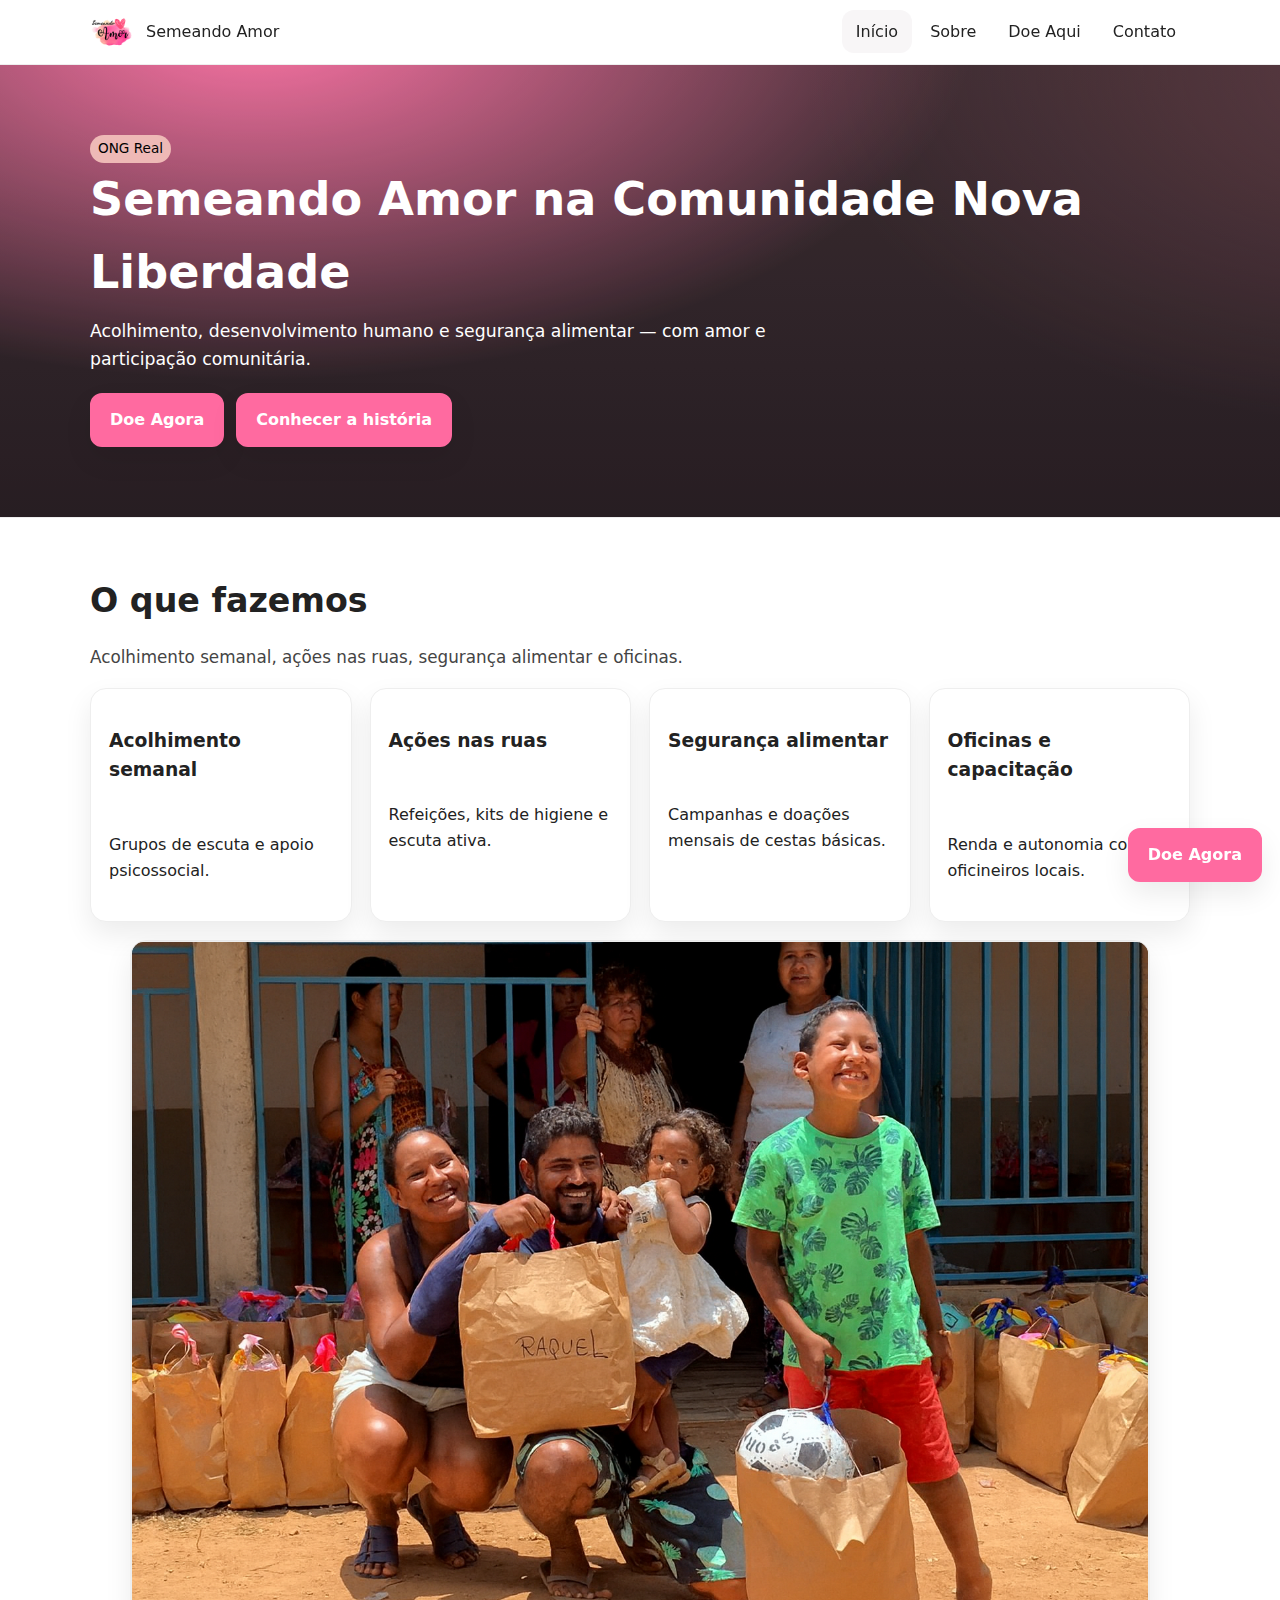
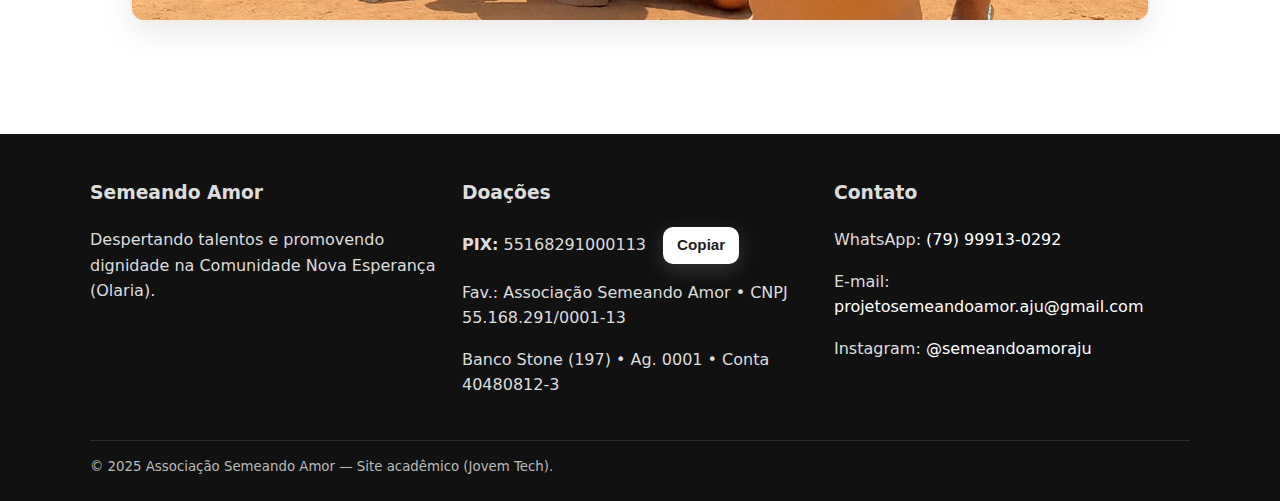
<file: index.html>
<!doctype html>
<!-- Define o tipo de documento como HTML5 -->
<html lang='pt-BR'>
<!-- Define o idioma principal da página como Português do Brasil -->

<head>
  <!-- Define a codificação de caracteres como UTF-8 (suporta acentos e caracteres especiais) -->
  <meta charset="utf-8">

  <!-- Faz a página se adaptar a telas pequenas (design responsivo em celulares) -->
  <meta name="viewport" content="width=device-width,initial-scale=1">

  <!-- Título exibido na aba do navegador -->
  <title>Início — Semeando Amor</title>

  <!-- Ícone exibido na aba do navegador -->
  <link rel="icon" type="image/png" sizes="32x32" href="assets/img/identidade/favicon.png">

  <!-- Ícone para iPhone/iPad quando o site é adicionado à tela inicial -->
  <link rel="apple-touch-icon" href="assets/img/identidade/favicon.png">

  <!-- Importa o arquivo CSS principal para estilização -->
  <link rel="stylesheet" href="assets/css/main.css">

  <!-- Importa o JavaScript principal com defer (carrega depois do HTML) -->
  <script defer src="assets/js/main.js"></script>
</head>

<body id='topo'>
  <!-- Link oculto para acessibilidade: permite pular direto para o conteúdo principal -->
  <a class='skip-link' href='#conteudo'>Pular para o conteúdo</a>

  <!-- Cabeçalho do site (menu e logotipo) -->
  <header class="site-header">
    <div class="container navbar">
      <!-- Logo da ONG que volta para a página inicial -->
      <a class="brand" href="index.html">
        <img src="assets/img/identidade/logo.png" alt="Logotipo Semeando Amor">
        <span>Semeando Amor</span>
      </a>

      <!-- Botão que abre/fecha o menu no celular -->
      <button class="menu-btn" data-menu aria-label="Abrir menu">☰ Menu</button>

      <!-- Navegação principal -->
      <nav aria-label="Principal">
        <ul>
          <!-- Links para as páginas do site -->
          <li><a href="index.html">Início</a></li>
          <li><a href="sobre.html">Sobre</a></li>
          <li><a href="doe.html">Doe Aqui</a></li>
          <li><a href="contato.html">Contato</a></li>
        </ul>
      </nav>
    </div>
  </header>

  <!-- Seção inicial do site (hero/banner de destaque) -->
  <section class="hero">
    <div class="bg"></div> <!-- Fundo decorativo -->
    <div class="container content">
      <span class="badge">ONG Real</span>
      <!-- Título principal da página -->
      <h1>Semeando Amor na Comunidade Nova Liberdade </h1>
      <!-- Descrição inicial -->
      <p>Acolhimento, desenvolvimento humano e segurança alimentar — com amor e participação comunitária.</p>

      <!-- Botões de chamada para ação -->
      <div class="cta">
        <a class="btn" href="doe.html">Doe Agora</a>
        <a class="btn" href="sobre.html">Conhecer a história</a>
      </div>
    </div>
  </section>

  <!-- Conteúdo principal da página -->
  <main id='conteudo' class='container'>
    <!-- Seção de atividades da ONG -->
    <section class="section" id="inicio">
      <h2>O que fazemos</h2>
      <p class="lead">Acolhimento semanal, ações nas ruas, segurança alimentar e oficinas.</p>

      <!-- Blocos de cards mostrando as atividades -->
      <div class="grid cards">
        <article class="card">
          <div class="body">
            <h3>Acolhimento semanal</h3>
            <p>Grupos de escuta e apoio psicossocial.</p>
          </div>
        </article>
        <article class="card">
          <div class="body">
            <h3>Ações nas ruas</h3>
            <p>Refeições, kits de higiene e escuta ativa.</p>
          </div>
        </article>
        <article class="card">
          <div class="body">
            <h3>Segurança alimentar</h3>
            <p>Campanhas e doações mensais de cestas básicas.</p>
          </div>
        </article>
        <article class="card">
          <div class="body">
            <h3>Oficinas e capacitação</h3>
            <p>Renda e autonomia com oficineiros locais.</p>
          </div>
        </article>
      </div>

      <!-- Imagem ilustrativa -->
      <figure class="card" style="margin-top:18px">
        <img class="img-cover" src="assets/img/galeria/foto-03.png"
          alt="Equipe Semeando Amor em ação entregando doações">
      </figure>
    </section>
  </main>

  <!-- Rodapé do site -->
  <footer class="site-footer">
    <div class="container footer-grid">

      <!-- Bloco sobre a ONG -->
      <div>
        <h3>Semeando Amor</h3>
        <p>Despertando talentos e promovendo dignidade na Comunidade Nova Esperança (Olaria).</p>
      </div>

      <!-- Bloco de doações -->
      <div>
        <h3>Doações</h3>
        <p>
          <strong>PIX:</strong> 55168291000113
          <!-- Botão que copia o PIX -->
          <button class="btn sm copy" onclick="copiarPix(this)">Copiar</button>
        </p>
        <p>Fav.: Associação Semeando Amor • CNPJ 55.168.291/0001-13</p>
        <p>Banco Stone (197) • Ag. 0001 • Conta 40480812-3</p>
      </div>

      <!-- Bloco de contatos -->
      <div>
        <h3>Contato</h3>
        <p>WhatsApp: <a href="https://wa.me/5579999130292" target="_blank" rel="noopener">(79) 99913-0292</a></p>
        <p>E-mail: <a href="mailto:projetosemeandoamor.aju@gmail.com">projetosemeandoamor.aju@gmail.com</a></p>
        <p>Instagram: <a href="https://instagram.com/semeandoamoraju" target="_blank"
            rel="noopener">@semeandoamoraju</a></p>
      </div>
    </div>

    <!-- Aviso legal no rodapé -->
    <div class="container footer-legal">
      <small>© 2025 Associação Semeando Amor — Site acadêmico (Jovem Tech).</small>
    </div>
  </footer>

  <!-- Botão para voltar ao topo da página -->
  <a id="backtop" class="btn secondary backtop" href="#topo" aria-label="Voltar ao topo">↑ Topo</a>

  <!-- Botão fixo de doação que aparece sobre o conteúdo -->
  <a class="btn fab-donate" href="doe.html" aria-label="Doar agora">Doe Agora</a>
</body>

</html>
</file>
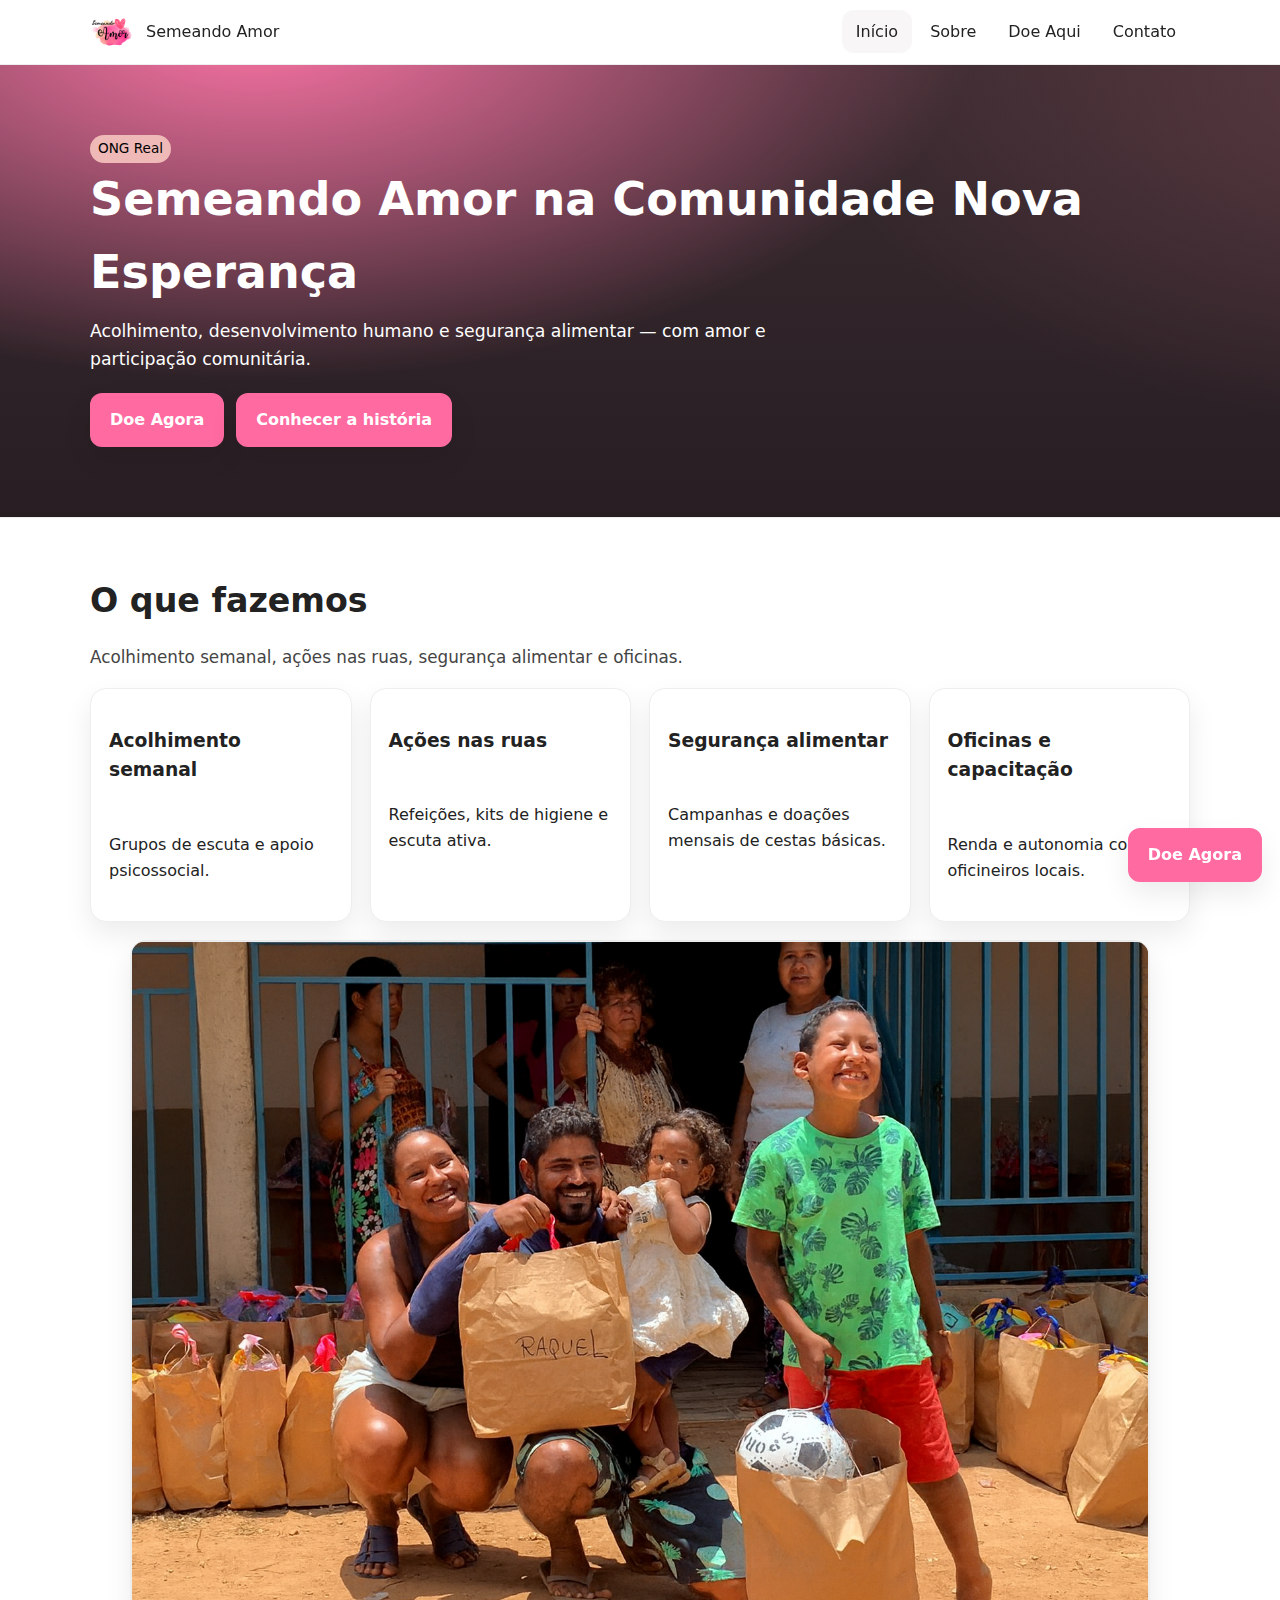
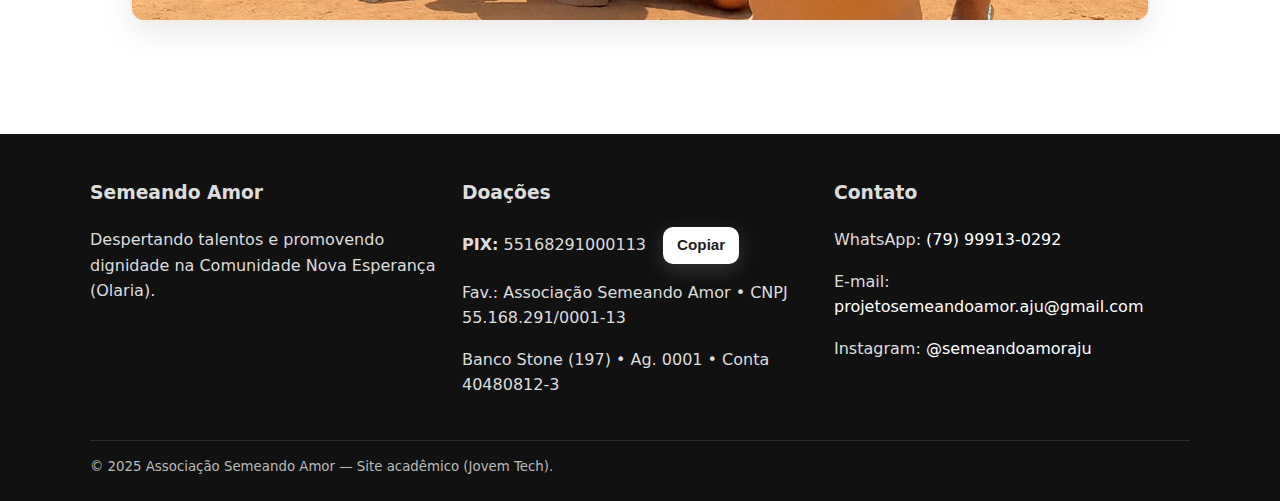
<file: semeando-amor/index.html>
<!doctype html><html lang='pt-BR'><head><meta charset="utf-8"><meta name="viewport" content="width=device-width,initial-scale=1">
<title>Início — Semeando Amor</title>
<link rel="icon" type="image/png" sizes="32x32" href="assets/img/identidade/favicon.png">
<link rel="apple-touch-icon" href="assets/img/identidade/favicon.png">
<link rel="stylesheet" href="assets/css/main.css">
<script defer src="assets/js/main.js"></script></head><body id='topo'><a class='skip-link' href='#conteudo'>Pular para o conteúdo</a><header class="site-header">
  <div class="container navbar">
    <a class="brand" href="index.html">
      <img src="assets/img/identidade/logo.png" alt="Logotipo Semeando Amor">
      <span>Semeando Amor</span>
    </a>
    <button class="menu-btn" data-menu aria-label="Abrir menu">☰ Menu</button>
    <nav aria-label="Principal">
      <ul>
        <li><a href="index.html">Início</a></li>
        <li><a href="sobre.html">Sobre</a></li>
        <li><a href="doe.html">Doe Aqui</a></li>
        <li><a href="contato.html">Contato</a></li>
      </ul>
    </nav>
  </div>
</header>
<section class="hero">
  <div class="bg"></div>
  <div class="container content">
    <span class="badge">ONG Real</span>
    <h1>Semeando Amor na Comunidade Nova Esperança</h1>
    <p>Acolhimento, desenvolvimento humano e segurança alimentar — com amor e participação comunitária.</p>
    <div class="cta">
      <a class="btn" href="doe.html">Doe Agora</a>
      <a class="btn" href="sobre.html">Conhecer a história</a>
    </div>
  </div>
</section><main id='conteudo' class='container'>
<section class="section" id="inicio">
  <h2>O que fazemos</h2>
  <p class="lead">Acolhimento semanal, ações nas ruas, segurança alimentar e oficinas.</p>
  <div class="grid cards">
    <article class="card"><div class="body"><h3>Acolhimento semanal</h3><p>Grupos de escuta e apoio psicossocial.</p></div></article>
    <article class="card"><div class="body"><h3>Ações nas ruas</h3><p>Refeições, kits de higiene e escuta ativa.</p></div></article>
    <article class="card"><div class="body"><h3>Segurança alimentar</h3><p>Campanhas e doações mensais de cestas básicas.</p></div></article>
    <article class="card"><div class="body"><h3>Oficinas e capacitação</h3><p>Renda e autonomia com oficineiros locais.</p></div></article>
  </div>
  <figure class="card" style="margin-top:18px"><img class="img-cover" src="assets/img/galeria/foto-03.png" alt="Equipe Semeando Amor em ação entregando doações"></figure>
</section>
</main><footer class="site-footer">
  <div class="container footer-grid">
    <div>
      <h3>Semeando Amor</h3>
      <p>Despertando talentos e promovendo dignidade na Comunidade Nova Esperança (Olaria).</p>
    </div>
    <div>
      <h3>Doações</h3>
      <p><strong>PIX:</strong> 55168291000113 <button class="btn sm copy" onclick="copiarPix(this)">Copiar</button></p>
      <p>Fav.: Associação Semeando Amor • CNPJ 55.168.291/0001-13</p>
      <p>Banco Stone (197) • Ag. 0001 • Conta 40480812-3</p>
    </div>
    <div>
      <h3>Contato</h3>
      <p>WhatsApp: <a href="https://wa.me/5579999130292" target="_blank" rel="noopener">(79) 99913‑0292</a></p>
      <p>E‑mail: <a href="mailto:projetosemeandoamor.aju@gmail.com">projetosemeandoamor.aju@gmail.com</a></p>
      <p>Instagram: <a href="https://instagram.com/semeandoamoraju" target="_blank" rel="noopener">@semeandoamoraju</a></p>
    </div>
  </div>
  <div class="container footer-legal"><small>© 2025 Associação Semeando Amor — Site acadêmico (Jovem Tech).</small></div>
</footer><a id="backtop" class="btn secondary backtop" href="#topo" aria-label="Voltar ao topo">↑ Topo</a><a class="btn fab-donate" href="doe.html" aria-label="Doar agora">Doe Agora</a></body></html>
</file>
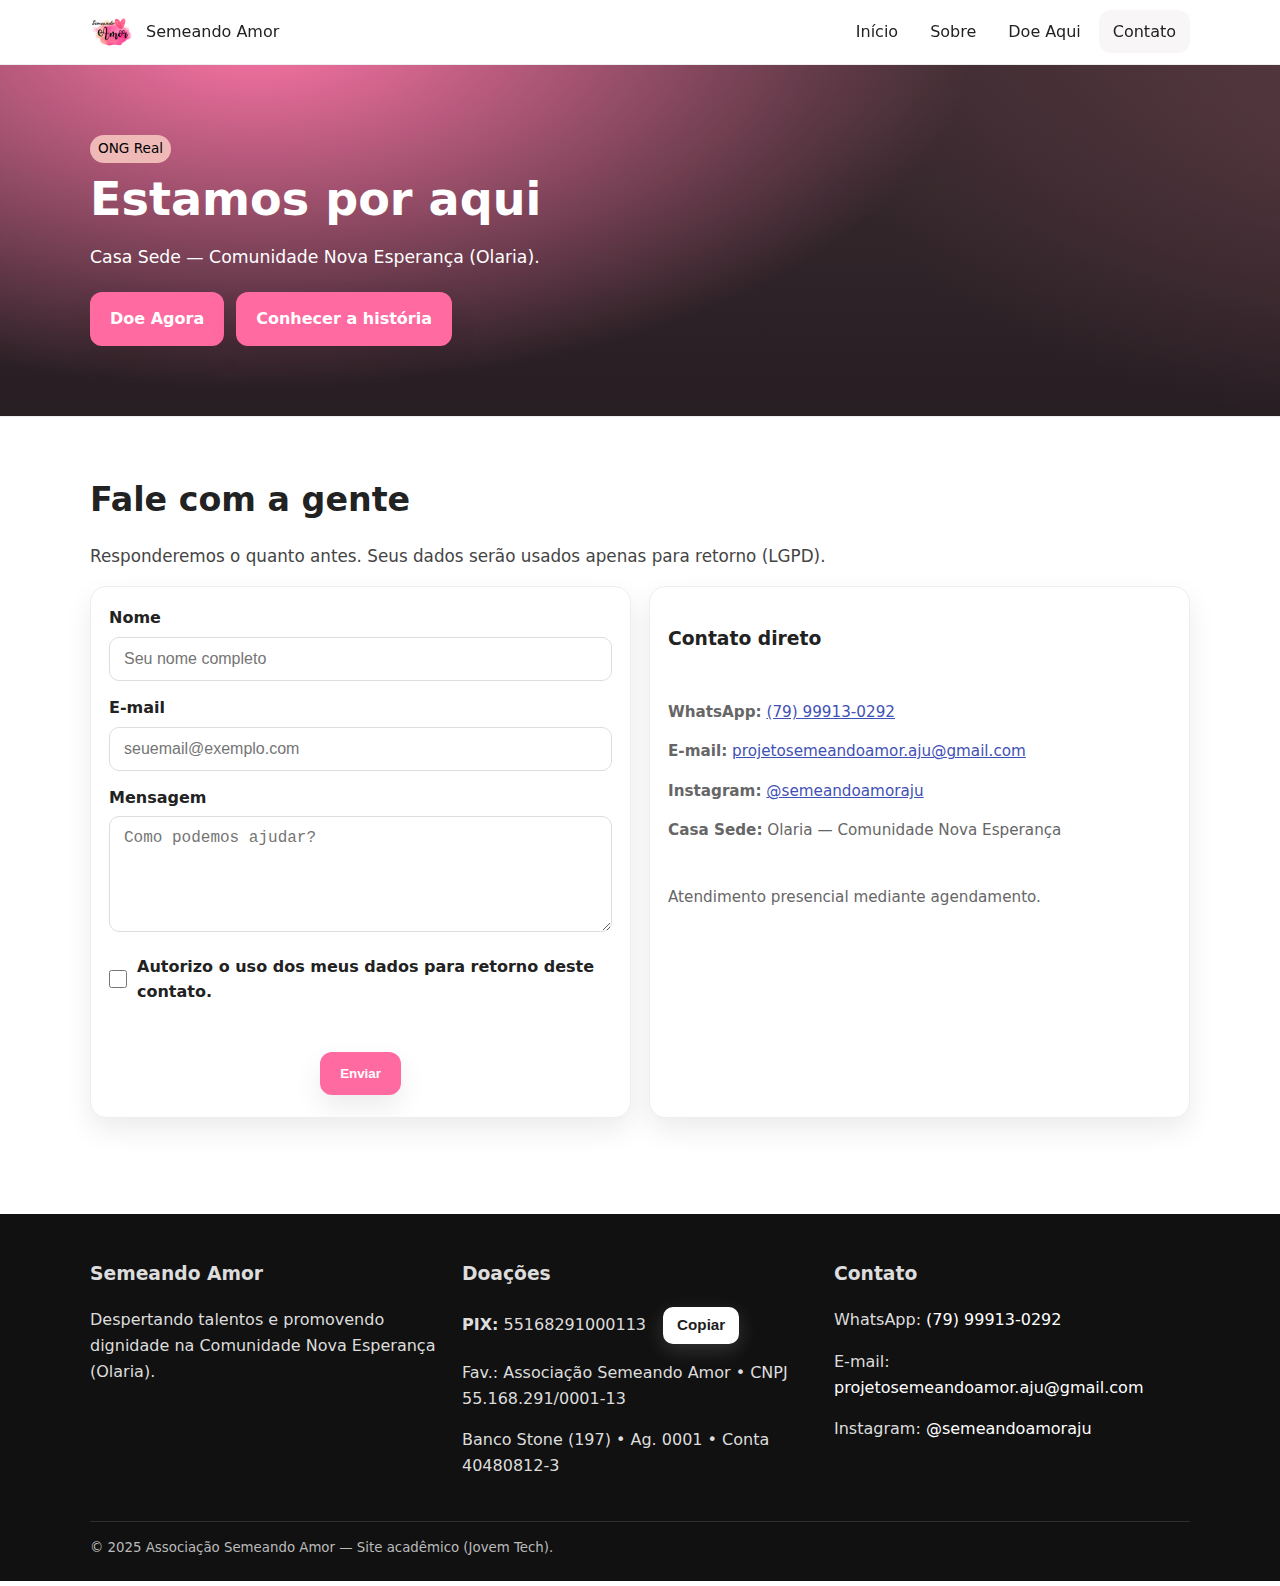
<file: contato.html>
<!DOCTYPE html>
<!-- Define o documento como HTML5 -->
<html lang="pt-BR">
<!-- Define idioma da página como português do Brasil -->

<head>
  <!-- Codificação de caracteres -->
  <meta charset="utf-8" />

  <!-- Responsividade para dispositivos móveis -->
  <meta content="width=device-width,initial-scale=1" name="viewport" />

  <!-- Título da aba do navegador -->
  <title>Contato — Semeando Amor</title>

  <!-- Ícone da aba do navegador -->
  <link href="assets/img/identidade/favicon.png" rel="icon" sizes="32x32" type="image/png" />

  <!-- Ícone quando adicionado em tela inicial no iOS -->
  <link href="assets/img/identidade/favicon.png" rel="apple-touch-icon" />

  <!-- Arquivo de estilos principal -->
  <link href="assets/css/main.css" rel="stylesheet" />

  <!-- Arquivo JS principal -->
  <script defer src="assets/js/main.js"></script>
</head>

<body id="topo">
  <!-- Link de acessibilidade (pular direto para o conteúdo principal) -->
  <a class="skip-link" href="#conteudo">Pular para o conteúdo</a>

  <!-- Cabeçalho do site -->
  <header class="site-header">
    <div class="container navbar">
      <!-- Logo e link para home -->
      <a class="brand" href="index.html">
        <img alt="Logotipo Semeando Amor" src="assets/img/identidade/logo.png" />
        <span>Semeando Amor</span>
      </a>

      <!-- Botão do menu em telas pequenas -->
      <button aria-label="Abrir menu" class="menu-btn" data-menu>☰ Menu</button>

      <!-- Navegação principal -->
      <nav aria-label="Principal">
        <ul>
          <li><a href="index.html">Início</a></li>
          <li><a href="sobre.html">Sobre</a></li>
          <li><a href="doe.html">Doe Aqui</a></li>
          <li><a href="contato.html">Contato</a></li>
        </ul>
      </nav>
    </div>
  </header>

  <!-- Seção de destaque (hero/banner) -->
  <section class="hero">
    <div class="bg"></div> <!-- Fundo decorativo -->
    <div class="container content">
      <span class="badge">ONG Real</span>
      <h1>Estamos por aqui</h1>
      <p>Casa Sede — Comunidade Nova Esperança (Olaria).</p>

      <!-- Botões de ação -->
      <div class="cta">
        <a class="btn" href="doe.html">Doe Agora</a>
        <a class="btn" href="sobre.html">Conhecer a história</a>
      </div>
    </div>
  </section>

  <!-- Conteúdo principal -->
  <main class="container" id="conteudo">
    <section class="section" id="fale">
      <h2>Fale com a gente</h2>
      <p class="lead">Responderemos o quanto antes. Seus dados serão usados apenas para retorno (LGPD).</p>

      <!-- Layout em duas colunas: formulário e contatos diretos -->
      <div class="grid cards equal" style="grid-template-columns:1fr 1fr">

        <!-- Coluna esquerda: formulário -->
        <div class="card">
          <div class="body">
            <form action="https://formsubmit.co/projetosemeandoamor.aju@gmail.com" id="contatoForm" method="POST">
              <!-- Redireciona após envio -->
              <input type="hidden" name="_next" value="sucesso.html">
              <!-- Desativa captcha do FormSubmit -->
              <input type="hidden" name="_captcha" value="false">
              <!-- Template de layout do email -->
              <input type="hidden" name="_template" value="box">

              <!-- Honeypot (campo invisível usado para evitar spam) -->
              <input name="_honey" style="display:none" type="text" />

              <!-- Assunto do email -->
              <input name="_subject" type="hidden" value="Novo contato - Semeando Amor" />

              <!-- Nome do formulário -->
              <input name="form-name" type="hidden" value="contato" />

              <!-- Campo Nome -->
              <div class="field">
                <label for="nome">Nome</label>
                <input id="nome" name="nome" placeholder="Seu nome completo" required />
              </div>

              <!-- Campo E-mail -->
              <div class="field">
                <label for="email">E-mail</label>
                <input id="email" name="_replyto" placeholder="seuemail@exemplo.com" required type="email" />
              </div>

              <!-- Campo Mensagem -->
              <div class="field">
                <label for="mensagem">Mensagem</label>
                <textarea id="mensagem" name="mensagem" placeholder="Como podemos ajudar?" required rows="5"></textarea>
              </div>

              <!-- Outro honeypot (campo oculto para robôs) -->
              <input aria-hidden="true" autocomplete="off" name="website" style="display:none" tabindex="-1" type="text" />

              <!-- Checkbox de consentimento LGPD -->
              <div class="consent-row">
                <label class="consent">
                  <input name="consent" required type="checkbox" value="sim" />
                  Autorizo o uso dos meus dados para retorno deste contato.
                </label>
              </div>

              <!-- Status do formulário (mensagens ao usuário) -->
              <p aria-live="polite" class="helper" id="formStatus" role="status"></p>

              <!-- Botão de envio -->
              <div class="form-actions center">
                <button class="btn" id="btnEnviar" type="submit">Enviar</button>
              </div>
            </form>
          </div>
        </div>

        <!-- Coluna direita: informações de contato -->
        <div class="card">
          <div class="body">
            <h3>Contato direto</h3>
            <div class="helper">
              <p><strong>WhatsApp:</strong> <a href="https://wa.me/5579999130292" target="_blank" rel="noopener">(79) 99913-0292</a></p>
              <p><strong>E-mail:</strong> <a href="mailto:projetosemeandoamor.aju@gmail.com">projetosemeandoamor.aju@gmail.com</a></p>
              <p><strong>Instagram:</strong> <a href="https://instagram.com/semeandoamoraju" target="_blank" rel="noopener">@semeandoamoraju</a></p>
              <p><strong>Casa Sede:</strong> Olaria — Comunidade Nova Esperança</p>
            </div>
            <div style="margin-top:auto">
              <p class="helper">Atendimento presencial mediante agendamento.</p>
            </div>
          </div>
        </div>
      </div>
    </section>
  </main>

  <!-- Rodapé -->
  <footer class="site-footer">
    <div class="container footer-grid">
      <div>
        <h3>Semeando Amor</h3>
        <p>Despertando talentos e promovendo dignidade na Comunidade Nova Esperança (Olaria).</p>
      </div>
      <div>
        <h3>Doações</h3>
        <p>
          <strong>PIX:</strong> 55168291000113 
          <button class="btn sm copy" onclick="copiarPix(this)">Copiar</button>
        </p>
        <p>Fav.: Associação Semeando Amor • CNPJ 55.168.291/0001-13</p>
        <p>Banco Stone (197) • Ag. 0001 • Conta 40480812-3</p>
      </div>
      <div>
        <h3>Contato</h3>
        <p>WhatsApp: <a href="https://wa.me/5579999130292" target="_blank" rel="noopener">(79) 99913-0292</a></p>
        <p>E-mail: <a href="mailto:projetosemeandoamor.aju@gmail.com">projetosemeandoamor.aju@gmail.com</a></p>
        <p>Instagram: <a href="https://instagram.com/semeandoamoraju" target="_blank" rel="noopener">@semeandoamoraju</a></p>
      </div>
    </div>
    <div class="container footer-legal">
      <small>© 2025 Associação Semeando Amor — Site acadêmico (Jovem Tech).</small>
    </div>
  </footer>

  <!-- Botão para voltar ao topo -->
  <a aria-label="Voltar ao topo" class="btn secondary backtop" href="#topo" id="backtop">↑ Topo</a>

  <!-- Script para envio AJAX do formulário -->
  <script>
    (function () {
      // Pega o formulário pelo ID
      var f = document.getElementById('contatoForm');

      // Se não encontrar o formulário, encerra a função
      if (!f) return;

      // Adiciona evento de envio
      f.addEventListener('submit', async function (e) {
        e.preventDefault(); // Impede envio padrão (recarregar página)

        try {
          // Cria objeto com os dados do formulário
          var fd = new FormData(f);

          // Envia via fetch para o serviço formsubmit.co (modo AJAX)
          var r = await fetch('https://formsubmit.co/ajax/projetosemeandoamor.aju@gmail.com', {
            method: 'POST',      // Método POST
            body: fd,            // Dados do formulário
            headers: { 'Accept': 'application/json' } // Cabeçalho pedindo resposta em JSON
          });

          // Se o envio foi OK
          if (r.ok) {
            // Redireciona para página de sucesso
            window.location.href = 'sucesso.html';
          } else {
            // Se houve erro de resposta do servidor
            alert('Não foi possível enviar agora. Tente novamente em instantes.');
          }
        } catch (err) {
          // Se houve falha de conexão
          alert('Falha de conexão. Verifique sua internet e tente novamente.');
        }
      });
    })(); // Executa automaticamente
  </script>
</body>
</html>
</file>
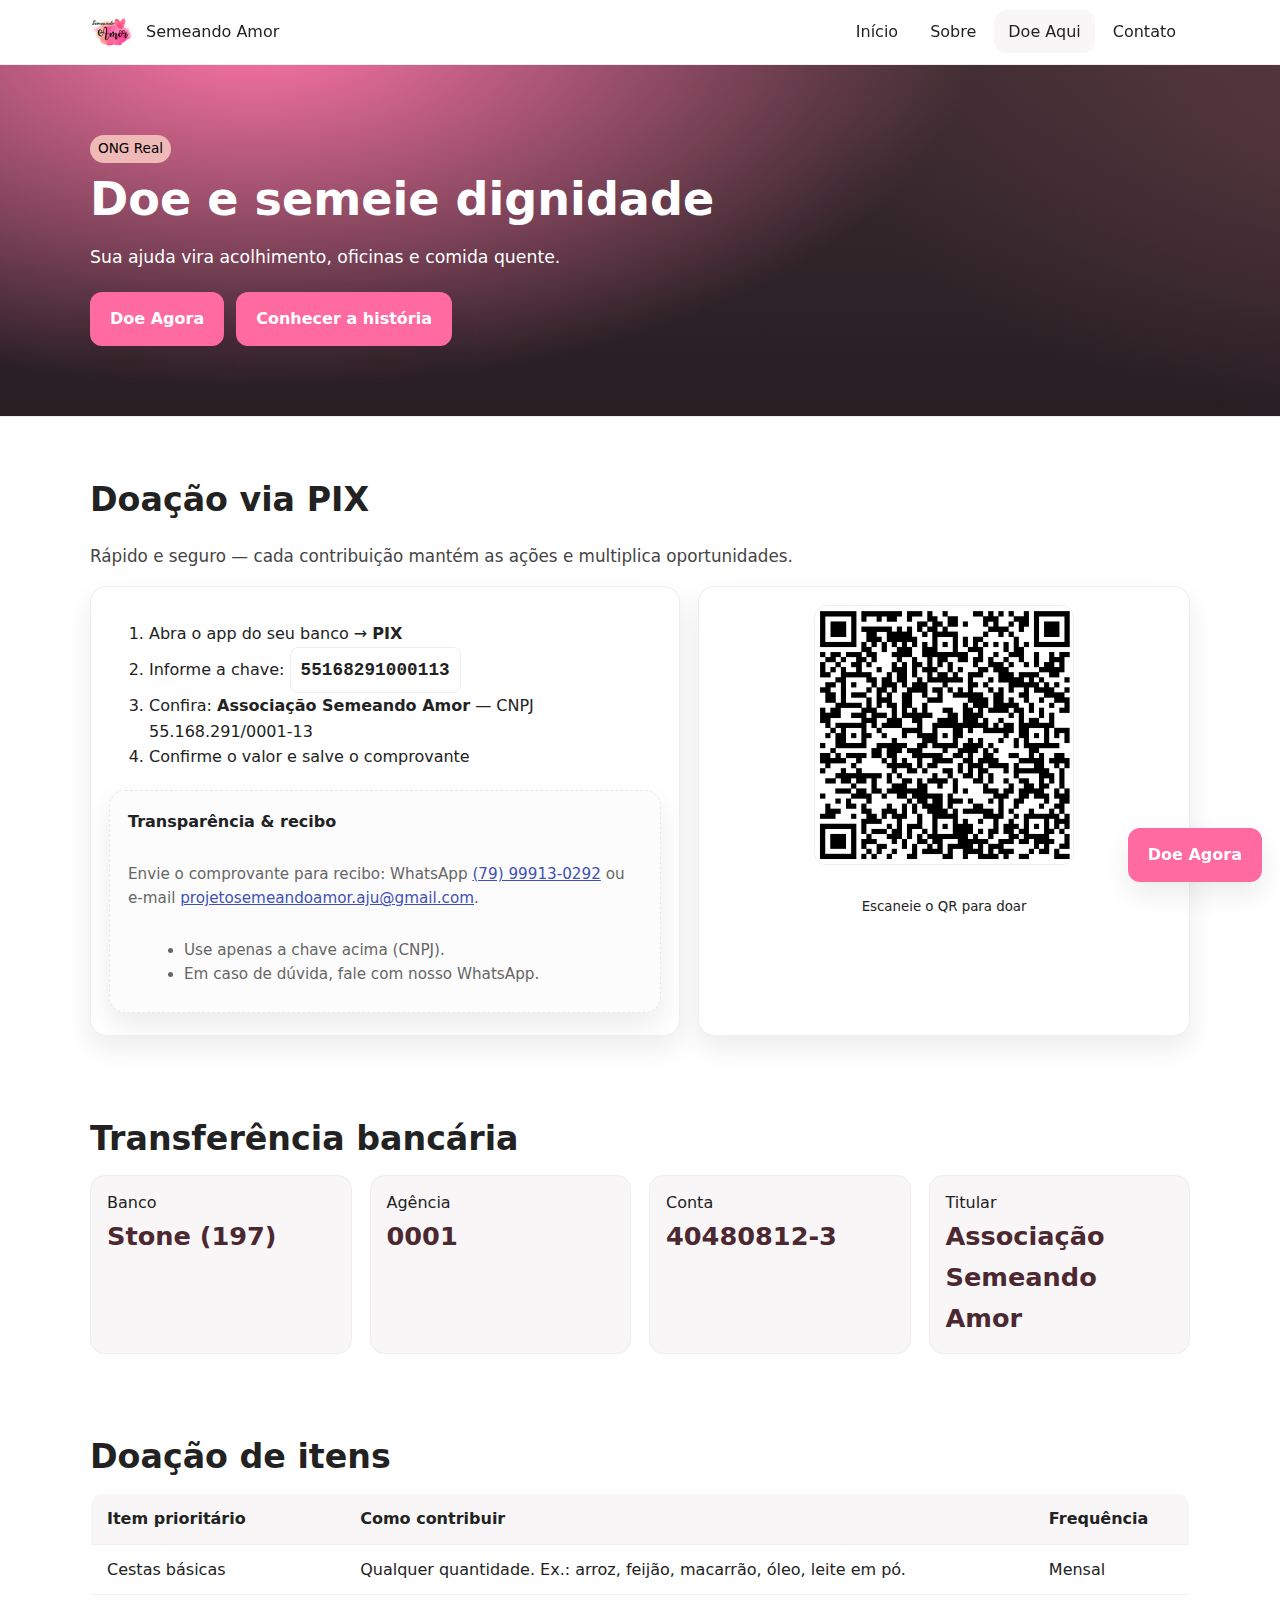
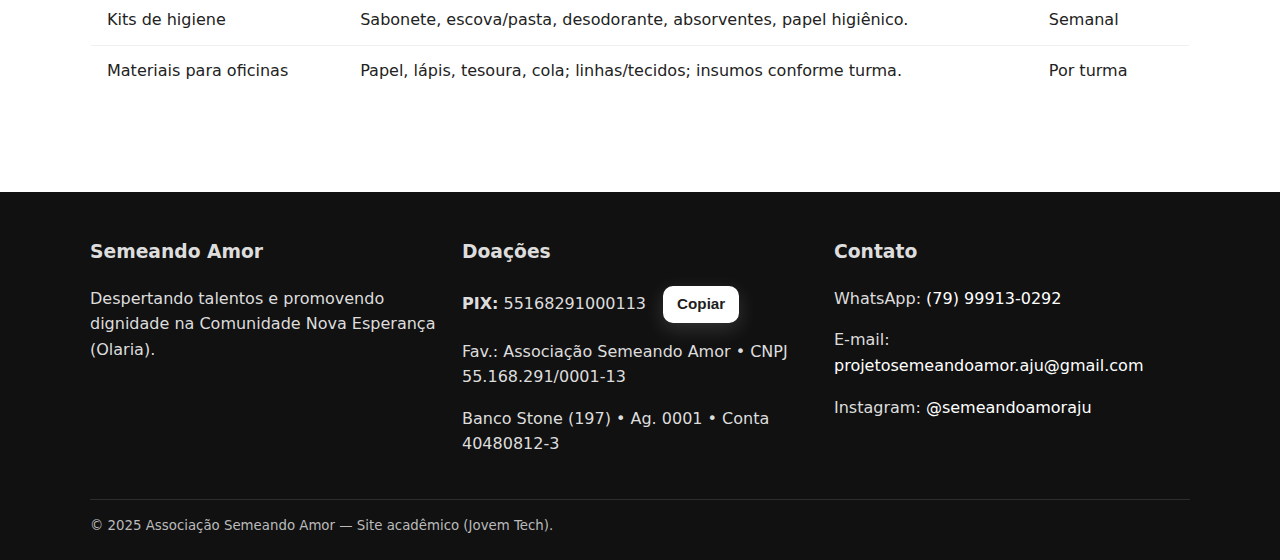
<file: doe.html>
<!doctype html>
<!-- Define que o documento usa HTML5 -->
<html lang='pt-BR'>
<!-- Define o idioma da página como Português (Brasil) -->

<head>
  <!-- Define a codificação de caracteres para UTF-8 (suporta acentos) -->
  <meta charset="utf-8">

  <!-- Ajusta a página para ser responsiva em telas menores -->
  <meta name="viewport" content="width=device-width,initial-scale=1">

  <!-- Título exibido na aba do navegador -->
  <title>Doe Aqui — Semeando Amor</title>

  <!-- Ícone que aparece na aba do navegador (favicon) -->
  <link rel="icon" type="image/png" sizes="32x32" href="assets/img/identidade/favicon.png">

  <!-- Ícone que aparece quando o site é adicionado em tela inicial no iOS -->
  <link rel="apple-touch-icon" href="assets/img/identidade/favicon.png">

  <!-- Arquivo CSS principal do site -->
  <link rel="stylesheet" href="assets/css/main.css">

  <!-- Arquivo JS principal com funcionalidades do site -->
  <script defer src="assets/js/main.js"></script>
</head>

<body id='topo'>
  <!-- Link oculto para acessibilidade (permite ir direto ao conteúdo) -->
  <a class='skip-link' href='#conteudo'>Pular para o conteúdo</a>

  <!-- Cabeçalho do site -->
  <header class="site-header">
    <div class="container navbar">
      <!-- Logotipo e link para a página inicial -->
      <a class="brand" href="index.html">
        <img src="assets/img/identidade/logo.png" alt="Logotipo Semeando Amor">
        <span>Semeando Amor</span>
      </a>

      <!-- Botão que abre o menu em telas pequenas -->
      <button class="menu-btn" data-menu aria-label="Abrir menu">☰ Menu</button>

      <!-- Menu de navegação principal -->
      <nav aria-label="Principal">
        <ul>
          <li><a href="index.html">Início</a></li>
          <li><a href="sobre.html">Sobre</a></li>
          <li><a href="doe.html">Doe Aqui</a></li>
          <li><a href="contato.html">Contato</a></li>
        </ul>
      </nav>
    </div>
  </header>

  <!-- Seção de destaque (banner/hero) -->
  <section class="hero">
    <div class="bg"></div> <!-- Fundo do banner -->
    <div class="container content">
      <span class="badge">ONG Real</span>
      <h1>Doe e semeie dignidade</h1>
      <p>Sua ajuda vira acolhimento, oficinas e comida quente.</p>

      <!-- Botões de chamada para ação -->
      <div class="cta">
        <a class="btn" href="doe.html">Doe Agora</a>
        <a class="btn" href="sobre.html">Conhecer a história</a>
      </div>
    </div>
  </section>

  <!-- Conteúdo principal -->
  <main id='conteudo' class='container'>

    <!-- Seção de doação via PIX -->
    <section class="section" id="pix">
      <h2>Doação via PIX</h2>
      <p class="lead">Rápido e seguro — cada contribuição mantém as ações e multiplica oportunidades.</p>

      <!-- Grid com instruções e QR Code -->
      <div class="grid cards" style="grid-template-columns:1.2fr 1fr">
        <!-- Coluna esquerda: instruções para doar -->
        <div class="card">
          <div class="body">
            <ol style="margin-bottom:8px">
              <li>Abra o app do seu banco → <strong>PIX</strong></li>
              <li>Informe a chave: <code class="pix big">55168291000113</code></li>
              <li>Confira: <strong>Associação Semeando Amor</strong> — CNPJ 55.168.291/0001-13</li>
              <li>Confirme o valor e salve o comprovante</li>
            </ol>

            <!-- Bloco adicional sobre recibos -->
            <div class="card" style="border:1px dashed #e9e9e9;background:#fcfcfc">
              <div class="body">
                <strong>Transparência & recibo</strong>
                <p class="helper">
                  Envie o comprovante para recibo: WhatsApp
                  <a href="https://wa.me/5579999130292" target="_blank" rel="noopener">(79) 99913-0292</a>
                  ou e-mail
                  <a href="mailto:projetosemeandoamor.aju@gmail.com">projetosemeandoamor.aju@gmail.com</a>.
                </p>
                <ul class="helper" style="margin:0 0 4px 16px">
                  <li>Use apenas a chave acima (CNPJ).</li>
                  <li>Em caso de dúvida, fale com nosso WhatsApp.</li>
                </ul>
              </div>
            </div>
          </div>
        </div>

        <!-- Coluna direita: QR Code para pagamento PIX -->
        <div class="card">
          <div class="body center">
            <img src="assets/img/identidade/qr-pix.png" alt="QR Code PIX" loading="lazy"
              style="max-width:260px;border:1px solid #eee;border-radius:12px;">
            <p><small>Escaneie o QR para doar</small></p>
          </div>
        </div>
      </div>
    </section>

    <!-- Seção de doação via transferência bancária -->
    <section class="section" id="transferencia" style="padding-top:20px">
      <h2>Transferência bancária</h2>

      <!-- Dados da conta bancária apresentados em grade -->
      <div class="grid kpis">
        <div class="kpi">
          <div>Banco</div><strong>Stone (197)</strong>
        </div>
        <div class="kpi">
          <div>Agência</div><strong>0001</strong>
        </div>
        <div class="kpi">
          <div>Conta</div><strong>40480812-3</strong>
        </div>
        <div class="kpi">
          <div>Titular</div><strong>Associação Semeando Amor</strong>
        </div>
      </div>
    </section>

    <!-- Seção de doação de itens -->
    <section class="section" id="itens" style="padding-top:20px">
      <h2>Doação de itens</h2>

      <!-- Tabela com tipos de doação -->
      <table class="table">
        <thead>
          <tr>
            <th>Item prioritário</th>
            <th>Como contribuir</th>
            <th>Frequência</th>
          </tr>
        </thead>
        <tbody>
          <tr>
            <td>Cestas básicas</td>
            <td>Qualquer quantidade. Ex.: arroz, feijão, macarrão, óleo, leite em pó.</td>
            <td>Mensal</td>
          </tr>
          <tr>
            <td>Kits de higiene</td>
            <td>Sabonete, escova/pasta, desodorante, absorventes, papel higiênico.</td>
            <td>Semanal</td>
          </tr>
          <tr>
            <td>Materiais para oficinas</td>
            <td>Papel, lápis, tesoura, cola; linhas/tecidos; insumos conforme turma.</td>
            <td>Por turma</td>
          </tr>
        </tbody>
      </table>
    </section>
  </main>

  <!-- Rodapé -->
  <footer class="site-footer">
    <div class="container footer-grid">
      <!-- Bloco institucional -->
      <div>
        <h3>Semeando Amor</h3>
        <p>Despertando talentos e promovendo dignidade na Comunidade Nova Esperança (Olaria).</p>
      </div>

      <!-- Bloco de informações sobre doações -->
      <div>
        <h3>Doações</h3>
        <p>
          <strong>PIX:</strong> 55168291000113
          <!-- Botão que copia a chave PIX (função em main.js) -->
          <button class="btn sm copy" onclick="copiarPix(this)">Copiar</button>
        </p>
        <p>Fav.: Associação Semeando Amor • CNPJ 55.168.291/0001-13</p>
        <p>Banco Stone (197) • Ag. 0001 • Conta 40480812-3</p>
      </div>

      <!-- Bloco de contatos -->
      <div>
        <h3>Contato</h3>
        <p>WhatsApp: <a href="https://wa.me/5579999130292" target="_blank" rel="noopener">(79) 99913-0292</a></p>
        <p>E-mail: <a href="mailto:projetosemeandoamor.aju@gmail.com">projetosemeandoamor.aju@gmail.com</a></p>
        <p>Instagram: <a href="https://instagram.com/semeandoamoraju" target="_blank"
            rel="noopener">@semeandoamoraju</a></p>
      </div>
    </div>

    <!-- Nota legal/aviso -->
    <div class="container footer-legal">
      <small>© 2025 Associação Semeando Amor — Site acadêmico (Jovem Tech).</small>
    </div>
  </footer>

  <!-- Botão fixo para voltar ao topo -->
  <a id="backtop" class="btn secondary backtop" href="#topo" aria-label="Voltar ao topo">↑ Topo</a>

  <!-- Botão flutuante para doar -->
  <a class="btn fab-donate" href="doe.html" aria-label="Doar agora">Doe Agora</a>
</body>

</html>
</file>
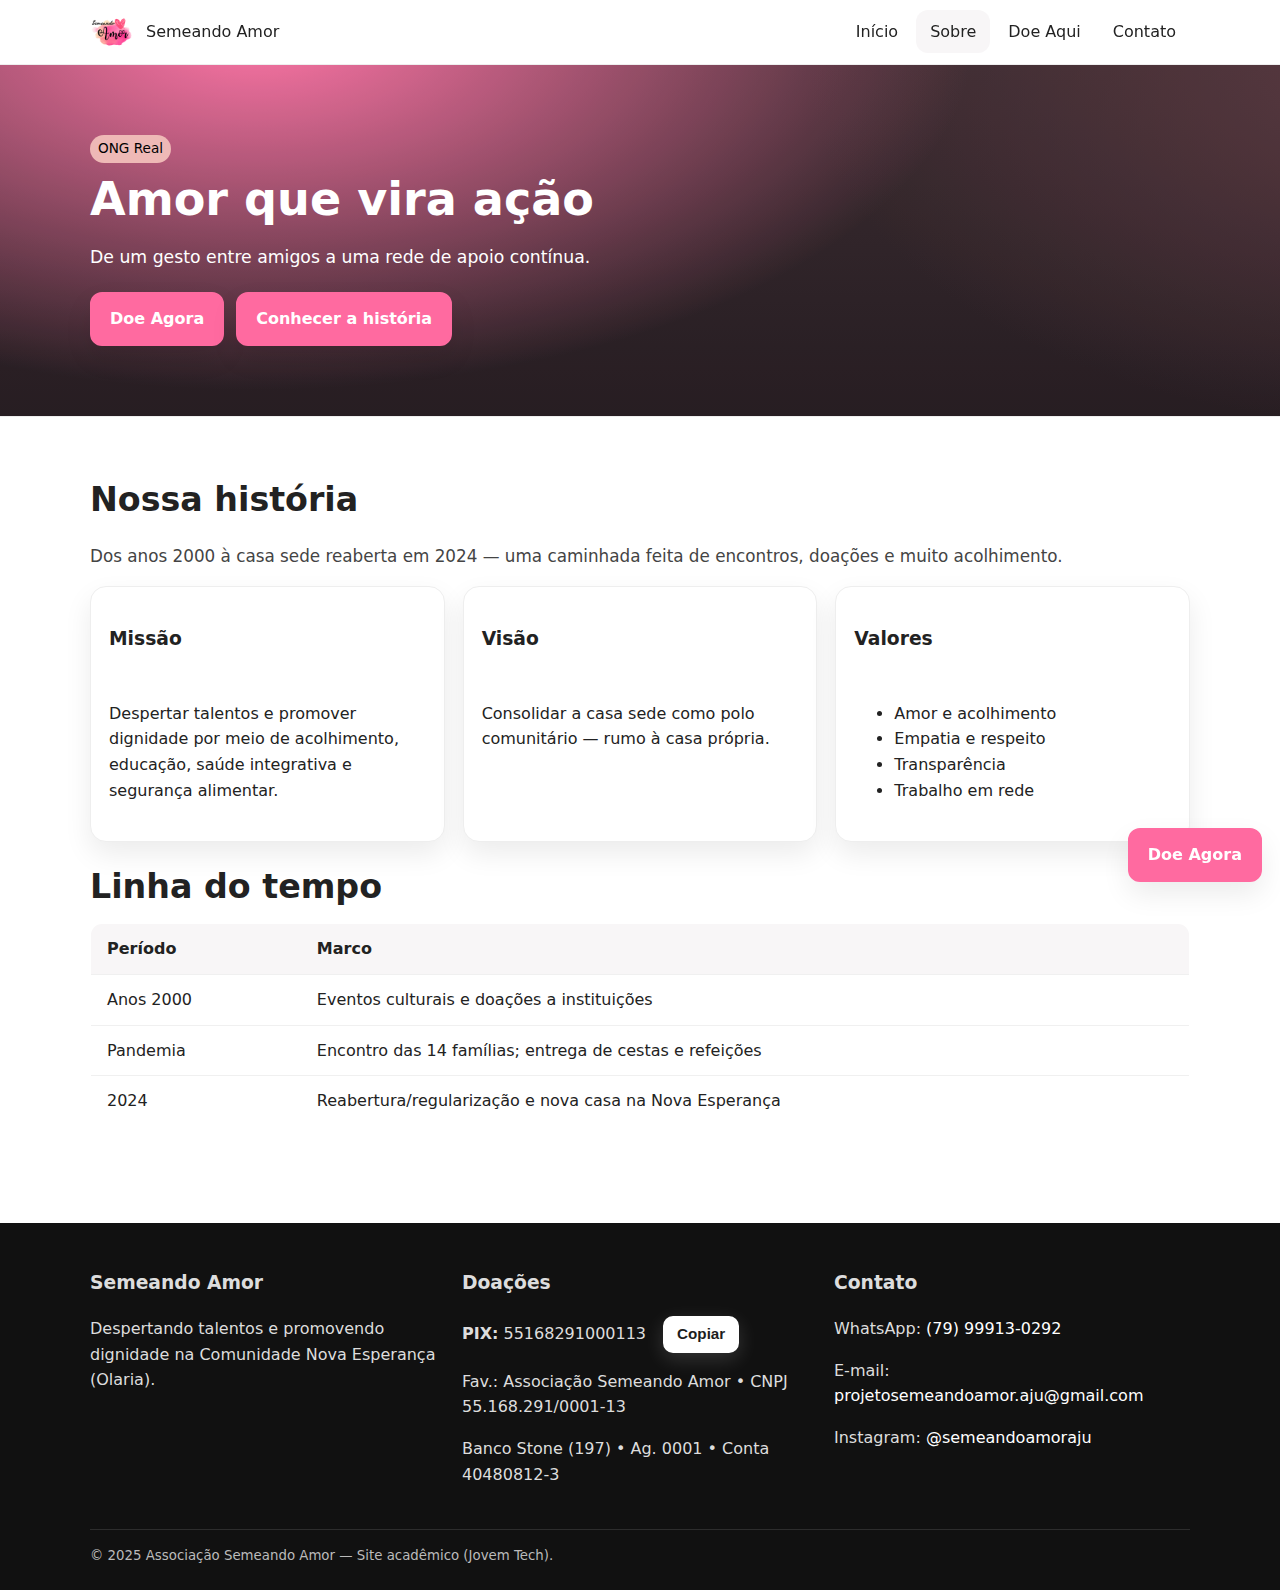
<file: sobre.html>
<!doctype html>
<!-- Define o documento como HTML5 -->
<html lang='pt-BR'>
<!-- Define o idioma principal da página como Português do Brasil -->

<head>
  <!-- Codificação de caracteres (suporta acentos) -->
  <meta charset="utf-8">

  <!-- Responsividade: ajusta a largura à tela do dispositivo -->
  <meta name="viewport" content="width=device-width,initial-scale=1">

  <!-- Título mostrado na aba do navegador e nos resultados de busca -->
  <title>Sobre — Semeando Amor</title>

  <!-- Ícone da aba do navegador (favicon) -->
  <link rel="icon" type="image/png" sizes="32x32" href="assets/img/identidade/favicon.png">

  <!-- Ícone quando o site é adicionado à tela inicial do iOS -->
  <link rel="apple-touch-icon" href="assets/img/identidade/favicon.png">

  <!-- Arquivo de estilos principal do site -->
  <link rel="stylesheet" href="assets/css/main.css">

  <!-- JavaScript principal do site (defer: executa após carregar o HTML) -->
  <script defer src="assets/js/main.js"></script>
</head>

<body id='topo'>
  <!-- Link de acessibilidade: permite pular direto para o conteúdo principal -->
  <a class='skip-link' href='#conteudo'>Pular para o conteúdo</a>

  <!-- Cabeçalho do site com logo e navegação -->
  <header class="site-header">
    <div class="container navbar">
      <!-- Marca/Logo que leva para a página inicial -->
      <a class="brand" href="index.html">
        <img src="assets/img/identidade/logo.png" alt="Logotipo Semeando Amor">
        <span>Semeando Amor</span>
      </a>

      <!-- Botão do menu para dispositivos móveis (controlado via JS pelo atributo data-menu) -->
      <button class="menu-btn" data-menu aria-label="Abrir menu">☰ Menu</button>

      <!-- Navegação principal do site -->
      <nav aria-label="Principal">
        <ul>
          <!-- Itens de menu para navegar entre páginas -->
          <li><a href="index.html">Início</a></li>
          <li><a href="sobre.html">Sobre</a></li>
          <li><a href="doe.html">Doe Aqui</a></li>
          <li><a href="contato.html">Contato</a></li>
        </ul>
      </nav>
    </div>
  </header>

  <!-- Seção de destaque (hero/banner) no topo da página -->
  <section class="hero">
    <!-- Elemento de fundo decorativo (geralmente estilizado no CSS) -->
    <div class="bg"></div>

    <!-- Conteúdo textual e CTAs do banner -->
    <div class="container content">
      <span class="badge">ONG Real</span>

      <!-- Título principal desta página -->
      <h1>Amor que vira ação</h1>

      <!-- Subtítulo/descrição curta -->
      <p>De um gesto entre amigos a uma rede de apoio contínua.</p>

      <!-- Chamadas para ação: levar a doar ou ler mais -->
      <div class="cta">
        <a class="btn" href="doe.html">Doe Agora</a>
        <a class="btn" href="sobre.html">Conhecer a história</a>
      </div>
    </div>
  </section>

  <!-- Conteúdo principal da página -->
  <main id='conteudo' class='container'>
    <!-- Seção “Nossa história” -->
    <section class="section" id="historia">
      <h2>Nossa história</h2>

      <!-- Texto introdutório em destaque (lead) -->
      <p class="lead">
        Dos anos 2000 à casa sede reaberta em 2024 — uma caminhada feita de encontros, doações e muito acolhimento.
      </p>

      <!-- Três cards com Missão, Visão e Valores -->
      <div class="grid cards">
        <!-- Card: Missão -->
        <div class="card">
          <div class="body">
            <h3>Missão</h3>
            <p>Despertar talentos e promover dignidade por meio de acolhimento, educação, saúde integrativa e segurança alimentar.</p>
          </div>
        </div>

        <!-- Card: Visão -->
        <div class="card">
          <div class="body">
            <h3>Visão</h3>
            <p>Consolidar a casa sede como polo comunitário — rumo à casa própria.</p>
          </div>
        </div>

        <!-- Card: Valores -->
        <div class="card">
          <div class="body">
            <h3>Valores</h3>
            <!-- Lista não ordenada dos valores -->
            <ul>
              <li>Amor e acolhimento</li>
              <li>Empatia e respeito</li>
              <li>Transparência</li>
              <li>Trabalho em rede</li>
            </ul>
          </div>
        </div>
      </div>

      <!-- Título da linha do tempo (com margem superior para afastar dos cards) -->
      <h2 style="margin-top:18px">Linha do tempo</h2>

      <!-- Tabela semântica para apresentar períodos e marcos -->
      <table class="table">
        <thead>
          <tr>
            <!-- Cabeçalhos das colunas -->
            <th>Período</th>
            <th>Marco</th>
          </tr>
        </thead>
        <tbody>
          <!-- Linhas com eventos históricos/etapas -->
          <tr>
            <td>Anos 2000</td>
            <td>Eventos culturais e doações a instituições</td>
          </tr>
          <tr>
            <td>Pandemia</td>
            <td>Encontro das 14 famílias; entrega de cestas e refeições</td>
          </tr>
          <tr>
            <td>2024</td>
            <td>Reabertura/regularização e nova casa na Nova Esperança</td>
          </tr>
        </tbody>
      </table>
    </section>
  </main>

  <!-- Rodapé do site com informações institucionais, doações e contato -->
  <footer class="site-footer">
    <div class="container footer-grid">
      <!-- Bloco institucional -->
      <div>
        <h3>Semeando Amor</h3>
        <p>Despertando talentos e promovendo dignidade na Comunidade Nova Esperança (Olaria).</p>
      </div>

      <!-- Bloco com dados para doações -->
      <div>
        <h3>Doações</h3>
        <p>
          <strong>PIX:</strong> 55168291000113
          <!-- Botão que aciona função JS para copiar a chave PIX (função esperada no main.js) -->
          <button class="btn sm copy" onclick="copiarPix(this)">Copiar</button>
        </p>
        <p>Fav.: Associação Semeando Amor • CNPJ 55.168.291/0001-13</p>
        <p>Banco Stone (197) • Ag. 0001 • Conta 40480812-3</p>
      </div>

      <!-- Bloco com formas de contato -->
      <div>
        <h3>Contato</h3>
        <!-- target="_blank": abre em nova aba | rel="noopener": segurança/performance ao abrir nova aba -->
        <p>WhatsApp: <a href="https://wa.me/5579999130292" target="_blank" rel="noopener">(79) 99913-0292</a></p>
        <p>E-mail: <a href="mailto:projetosemeandoamor.aju@gmail.com">projetosemeandoamor.aju@gmail.com</a></p>
        <p>Instagram: <a href="https://instagram.com/semeandoamoraju" target="_blank" rel="noopener">@semeandoamoraju</a></p>
      </div>
    </div>

    <!-- Linha legal/créditos no rodapé -->
    <div class="container footer-legal">
      <small>© 2025 Associação Semeando Amor — Site acadêmico (Jovem Tech).</small>
    </div>
  </footer>

  <!-- Botão âncora para voltar ao topo da página (acessível a leitores de tela) -->
  <a id="backtop" class="btn secondary backtop" href="#topo" aria-label="Voltar ao topo">↑ Topo</a>

  <!-- Botão flutuante para doação (fica visível sobre o conteúdo) -->
  <a class="btn fab-donate" href="doe.html" aria-label="Doar agora">Doe Agora</a>
</body>

</html>
</file>
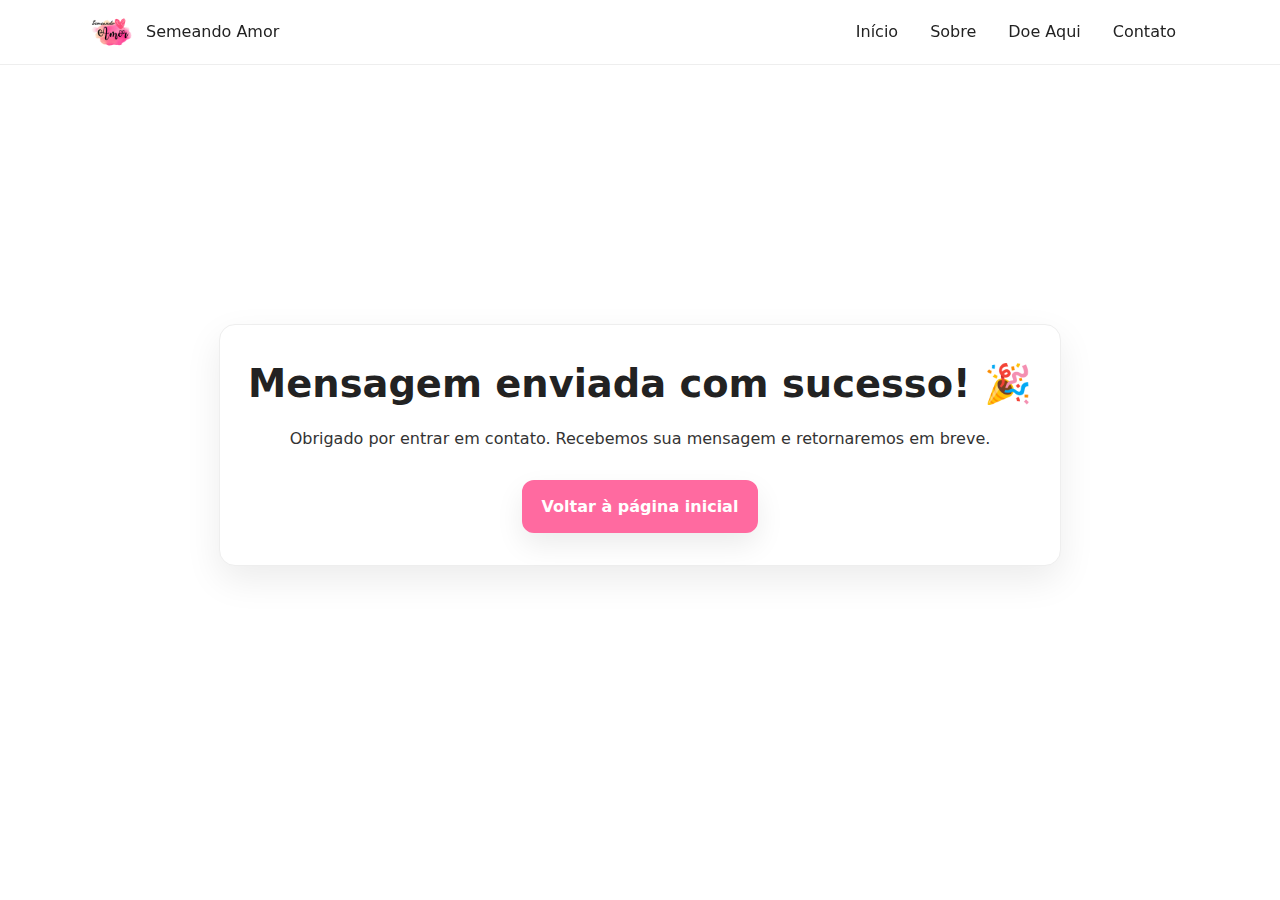
<file: sucesso.html>
<!DOCTYPE html>
<!-- Define o documento como HTML5 -->
<html lang="pt-BR">
<!-- Idioma definido para português do Brasil -->

<head>
  <!-- Codificação de caracteres (UTF-8 garante suporte a acentos) -->
  <meta charset="utf-8" />

  <!-- Ajusta a página para telas menores (responsividade) -->
  <meta content="width=device-width,initial-scale=1" name="viewport" />

  <!-- Título exibido na aba do navegador -->
  <title>Mensagem enviada — Semeando Amor</title>

  <!-- Ícone da aba do navegador -->
  <link href="assets/img/identidade/favicon.png" rel="icon" sizes="32x32" type="image/png" />

  <!-- Ícone para iPhone/iPad quando o site é adicionado à tela inicial -->
  <link href="assets/img/identidade/favicon.png" rel="apple-touch-icon" />

  <!-- Arquivo CSS principal -->
  <link href="assets/css/main.css" rel="stylesheet" />

  <!-- Arquivo JavaScript principal -->
  <script defer src="assets/js/main.js"></script>

  <!-- Estilização local para caixas gerais (somente sucesso.html) -->
  <style>
    .box {
      background: #fff;
      border: 1px solid #eee;
      border-radius: 16px;
      box-shadow: var(--shadow);
      padding: 20px;
      margin: 22px 0
    }
  </style>

  <!-- Estilização exclusiva do layout de sucesso -->
  <style>
    /* Escopo: somente sucesso.html */
    .success-wrap {
      min-height: calc(100vh - 140px);
      display: flex;
      align-items: center
    }

    .success-card {
      max-width: 880px;
      margin: 0 auto;
      padding: 28px 28px 32px;
      border-radius: 16px;
      background: #fff;
      border: 1px solid #eee;
      box-shadow: 0 14px 36px rgba(0, 0, 0, .08)
    }

    .success-card h2 {
      font-size: clamp(1.8rem, 3vw, 2.4rem);
      margin: 0 0 12px
    }

    .success-card p {
      margin: 0 0 14px;
      color: #333
    }

    .success-actions {
      margin-top: 14px;
      display: flex;
      justify-content: center
    }
  </style>
</head>

<body id="topo">
  <!-- Cabeçalho do site -->
  <header class="site-header">
    <div class="container navbar">
      <!-- Logo que volta para a página inicial -->
      <a class="brand" href="index.html">
        <img alt="Logotipo Semeando Amor" src="assets/img/identidade/logo.png" />
        <span>Semeando Amor</span>
      </a>

      <!-- Botão do menu mobile -->
      <button aria-label="Abrir menu" class="menu-btn" data-menu>☰ Menu</button>

      <!-- Navegação principal -->
      <nav aria-label="Principal">
        <ul>
          <li><a href="index.html">Início</a></li>
          <li><a href="sobre.html">Sobre</a></li>
          <li><a href="doe.html">Doe Aqui</a></li>
          <li><a href="contato.html">Contato</a></li>
        </ul>
      </nav>
    </div>
  </header>

  <!-- Conteúdo principal -->
  <main class="container">
    <section class="success-wrap section">
      <div class="success-card center">
        <!-- Mensagem principal de confirmação -->
        <h2>Mensagem enviada com sucesso! 🎉</h2>
        <p>Obrigado por entrar em contato. Recebemos sua mensagem e retornaremos em breve.</p>

        <!-- Ferramentas locais (aparecem só em testes locais com localStorage) -->
        <div id="local-tools" style="display:none;margin-top:12px">
          <button class="btn sm" id="dlCsv">Baixar CSV local</button>
          <button class="btn sm secondary" id="limpar">Limpar armazenadas</button>
          <p class="helper" id="qtd"></p>
        </div>

        <!-- Botão de retorno para a página inicial -->
        <div class="form-actions success-actions center">
          <a class="btn" href="index.html">Voltar à página inicial</a>
        </div>
      </div>
    </section>
  </main>

  <!-- Script específico da página -->
  <script>
    (function () {
      // Nome da chave usada para guardar dados no localStorage
      const key = 'sa_submissoes';

      // Recupera dados salvos no navegador ou cria array vazio
      const arr = JSON.parse(localStorage.getItem(key) || '[]');

      // Se não estiver em ambiente local (isLocal) ou não houver registros → não mostra nada
      if (!isLocal || arr.length === 0) return;

      // Exibe as ferramentas locais (div que estava oculta)
      document.getElementById('local-tools').style.display = 'block';

      // Mostra quantidade de registros armazenados
      document.getElementById('qtd').textContent = arr.length + ' registro(s) salvos localmente.';

      // Função para escapar valores corretamente em CSV (coloca aspas e trata aspas duplas)
      function csvEscape(s) { return ('"' + String(s).replaceAll('"', '""') + '"'); }

      // Ação do botão "Baixar CSV local"
      document.getElementById('dlCsv').addEventListener('click', () => {
        // Cabeçalho do CSV
        const header = ['Data', 'Nome', 'Email', 'Mensagem', 'Consent'];

        // Transforma cada objeto salvo em um array de valores
        const rows = arr.map(o => [o.ts, o.nome, o.email, o.mensagem, o.consent]);

        // Junta cabeçalho + linhas e monta a string CSV
        const csv = [header].concat(rows).map(r => r.map(csvEscape).join(',')).join('\n');

        // Cria um arquivo temporário (Blob) no formato CSV
        const blob = new Blob([csv], { type: 'text/csv;charset=utf-8' });

        // Cria um link <a> invisível para disparar o download
        const a = document.createElement('a');
        a.href = URL.createObjectURL(blob);
        a.download = 'contatos-local.csv';
        a.click(); // Simula clique para baixar
      });

      // Ação do botão "Limpar armazenadas"
      document.getElementById('limpar').addEventListener('click', () => {
        // Remove a chave do localStorage
        localStorage.removeItem(key);

        // Recarrega a página para atualizar a interface
        location.reload();
      });
    })(); // Função autoexecutada (IIFE)
  </script>
</body>

</html>
</file>
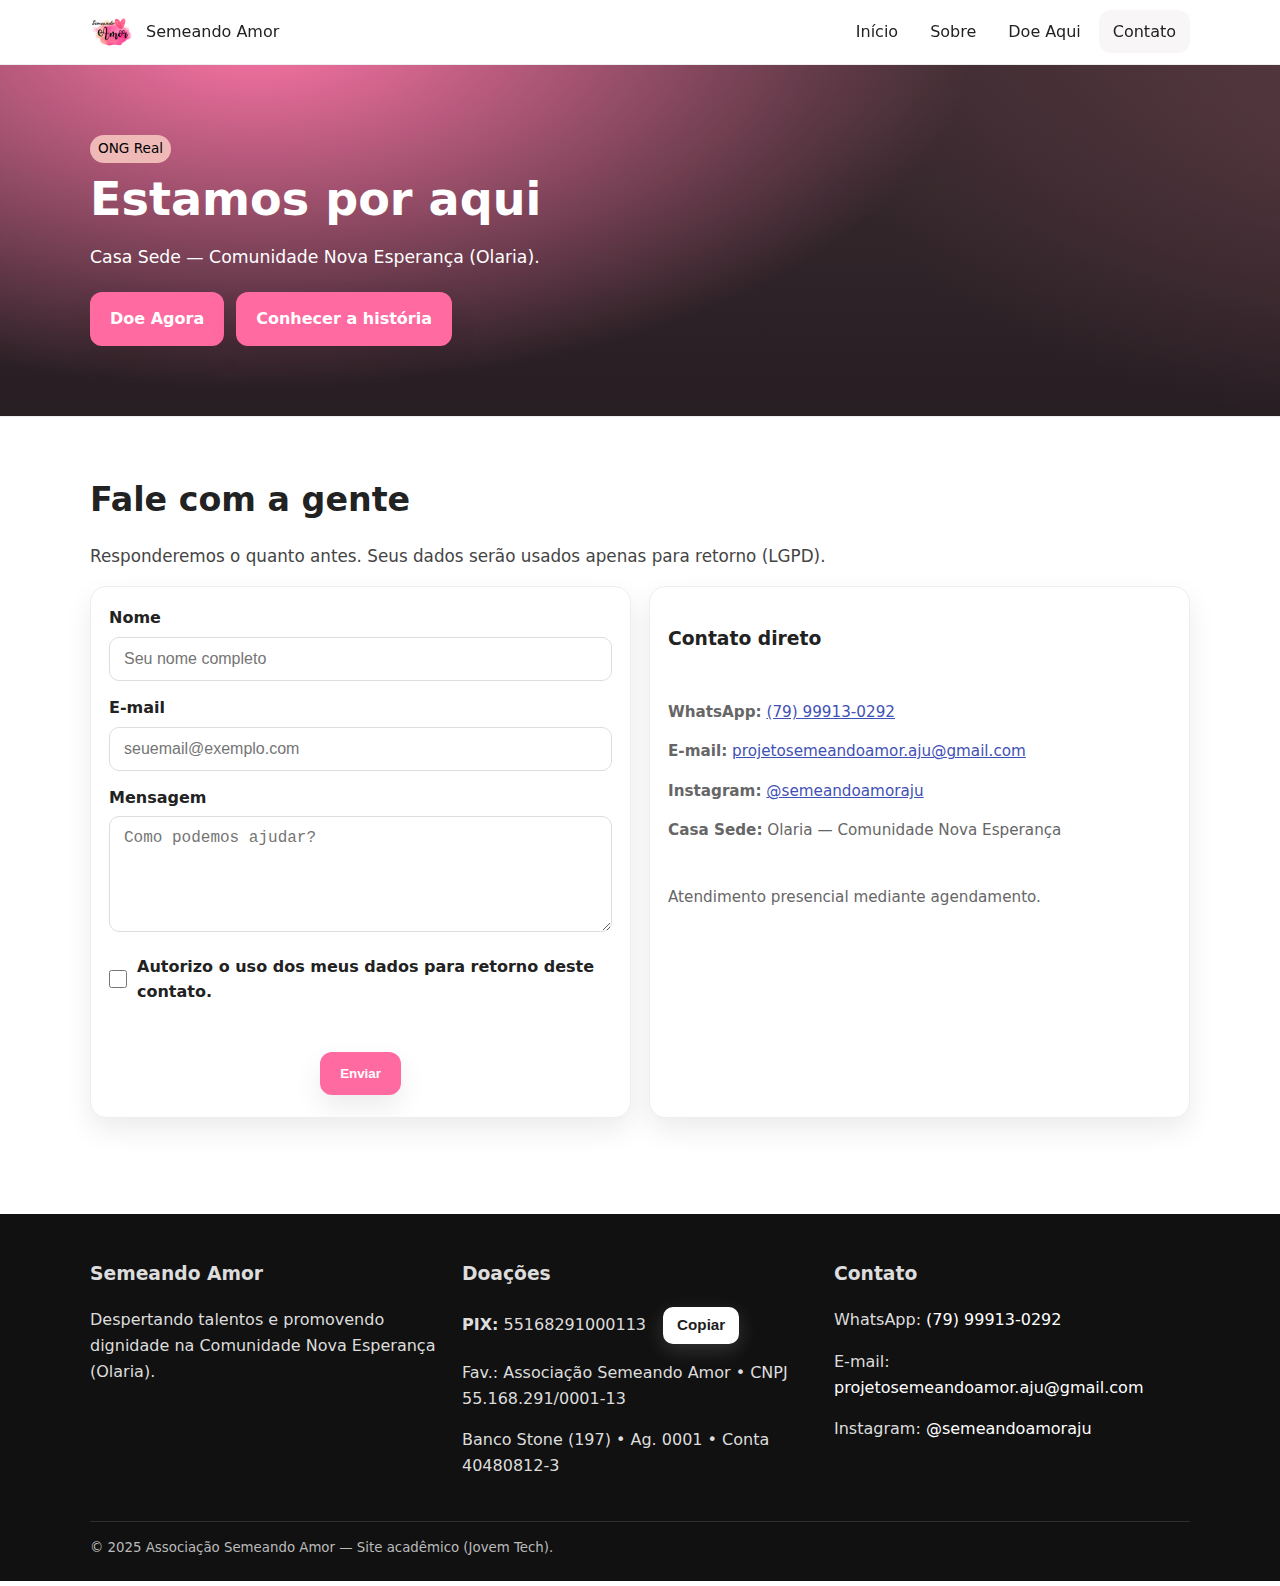
<file: semeando-amor/contato.html>
<!DOCTYPE html>
<html lang="pt-BR"><head><meta charset="utf-8"/><meta content="width=device-width,initial-scale=1" name="viewport"/>
<title>Contato — Semeando Amor</title>
<link href="assets/img/identidade/favicon.png" rel="icon" sizes="32x32" type="image/png"/>
<link href="assets/img/identidade/favicon.png" rel="apple-touch-icon"/>
<link href="assets/css/main.css" rel="stylesheet"/>
<script defer="" src="assets/js/main.js"></script></head><body id="topo"><a class="skip-link" href="#conteudo">Pular para o conteúdo</a><header class="site-header">
<div class="container navbar">
<a class="brand" href="index.html">
<img alt="Logotipo Semeando Amor" src="assets/img/identidade/logo.png"/>
<span>Semeando Amor</span>
</a>
<button aria-label="Abrir menu" class="menu-btn" data-menu="">☰ Menu</button>
<nav aria-label="Principal">
<ul>
<li><a href="index.html">Início</a></li>
<li><a href="sobre.html">Sobre</a></li>
<li><a href="doe.html">Doe Aqui</a></li>
<li><a href="contato.html">Contato</a></li>
</ul>
</nav>
</div>
</header>
<section class="hero">
<div class="bg"></div>
<div class="container content">
<span class="badge">ONG Real</span>
<h1>Estamos por aqui</h1>
<p>Casa Sede — Comunidade Nova Esperança (Olaria).</p>
<div class="cta">
<a class="btn" href="doe.html">Doe Agora</a>
<a class="btn" href="sobre.html">Conhecer a história</a>
</div>
</div>
</section><main class="container" id="conteudo">
<section class="section" id="fale">
<h2>Fale com a gente</h2>
<p class="lead">Responderemos o quanto antes. Seus dados serão usados apenas para retorno (LGPD).</p>
<div class="grid cards equal" style="grid-template-columns:1fr 1fr">
<div class="card"><div class="body">
<form action="https://formsubmit.co/projetosemeandoamor.aju@gmail.com" id="contatoForm" method="POST" netlify-honeypot="website"><input name="_honey" style="display:none" type="text"/><input name="_captcha" type="hidden" value="false"/><input name="_subject" type="hidden" value="Novo contato - Semeando Amor"/>
<input name="form-name" type="hidden" value="contato"/>
<div class="field"><label for="nome">Nome</label><input id="nome" name="nome" placeholder="Seu nome completo" required=""/></div>
<div class="field"><label for="email">E‑mail</label><input id="email" name="_replyto" placeholder="seuemail@exemplo.com" required="" type="email"/></div>
<div class="field"><label for="mensagem">Mensagem</label><textarea id="mensagem" name="mensagem" placeholder="Como podemos ajudar?" required="" rows="5"></textarea></div>
<!-- honeypot -->
<input aria-hidden="true" autocomplete="off" name="website" style="display:none" tabindex="-1" type="text"/>
<div class="consent-row"><label class="consent"><input name="consent" required="" type="checkbox" value="sim"/> Autorizo o uso dos meus dados para retorno deste contato.</label></div>
<p aria-live="polite" class="helper" id="formStatus" role="status"></p>
<div class="form-actions center"><button class="btn" id="btnEnviar" type="submit">Enviar</button></div>
</form>
</div></div>
<div class="card"><div class="body">
<h3>Contato direto</h3>
<div class="helper">
<p><strong>WhatsApp:</strong> <a href="https://wa.me/5579999130292" rel="noopener" target="_blank">(79) 99913‑0292</a></p>
<p><strong>E‑mail:</strong> <a href="mailto:projetosemeandoamor.aju@gmail.com">projetosemeandoamor.aju@gmail.com</a></p>
<p><strong>Instagram:</strong> <a href="https://instagram.com/semeandoamoraju" rel="noopener" target="_blank">@semeandoamoraju</a></p>
<p><strong>Casa Sede:</strong> Olaria — Comunidade Nova Esperança</p>
</div>
<div style="margin-top:auto">
<p class="helper">Atendimento presencial mediante agendamento.</p>
</div>
</div></div>
</div>
</section>
</main><footer class="site-footer">
<div class="container footer-grid">
<div>
<h3>Semeando Amor</h3>
<p>Despertando talentos e promovendo dignidade na Comunidade Nova Esperança (Olaria).</p>
</div>
<div>
<h3>Doações</h3>
<p><strong>PIX:</strong> 55168291000113 <button class="btn sm copy" onclick="copiarPix(this)">Copiar</button></p>
<p>Fav.: Associação Semeando Amor • CNPJ 55.168.291/0001-13</p>
<p>Banco Stone (197) • Ag. 0001 • Conta 40480812-3</p>
</div>
<div>
<h3>Contato</h3>
<p>WhatsApp: <a href="https://wa.me/5579999130292" rel="noopener" target="_blank">(79) 99913‑0292</a></p>
<p>E‑mail: <a href="mailto:projetosemeandoamor.aju@gmail.com">projetosemeandoamor.aju@gmail.com</a></p>
<p>Instagram: <a href="https://instagram.com/semeandoamoraju" rel="noopener" target="_blank">@semeandoamoraju</a></p>
</div>
</div>
<div class="container footer-legal"><small>© 2025 Associação Semeando Amor — Site acadêmico (Jovem Tech).</small></div>
</footer><a aria-label="Voltar ao topo" class="btn secondary backtop" href="#topo" id="backtop">↑ Topo</a><script>
(function(){
  var f = document.getElementById('contatoForm');
  if(!f) return;
  f.addEventListener('submit', async function(e){
    e.preventDefault();
    try{
      var fd = new FormData(f);
      var r = await fetch('https://formsubmit.co/ajax/projetosemeandoamor.aju@gmail.com', {
        method: 'POST',
        body: fd,
        headers: { 'Accept': 'application/json' }
      });
      if(r.ok){
        window.location.href = 'sucesso.html';
      }else{
        alert('Não foi possível enviar agora. Tente novamente em instantes.');
      }
    }catch(err){
      alert('Falha de conexão. Verifique sua internet e tente novamente.');
    }
  });
})();</script></body></html>
</file>
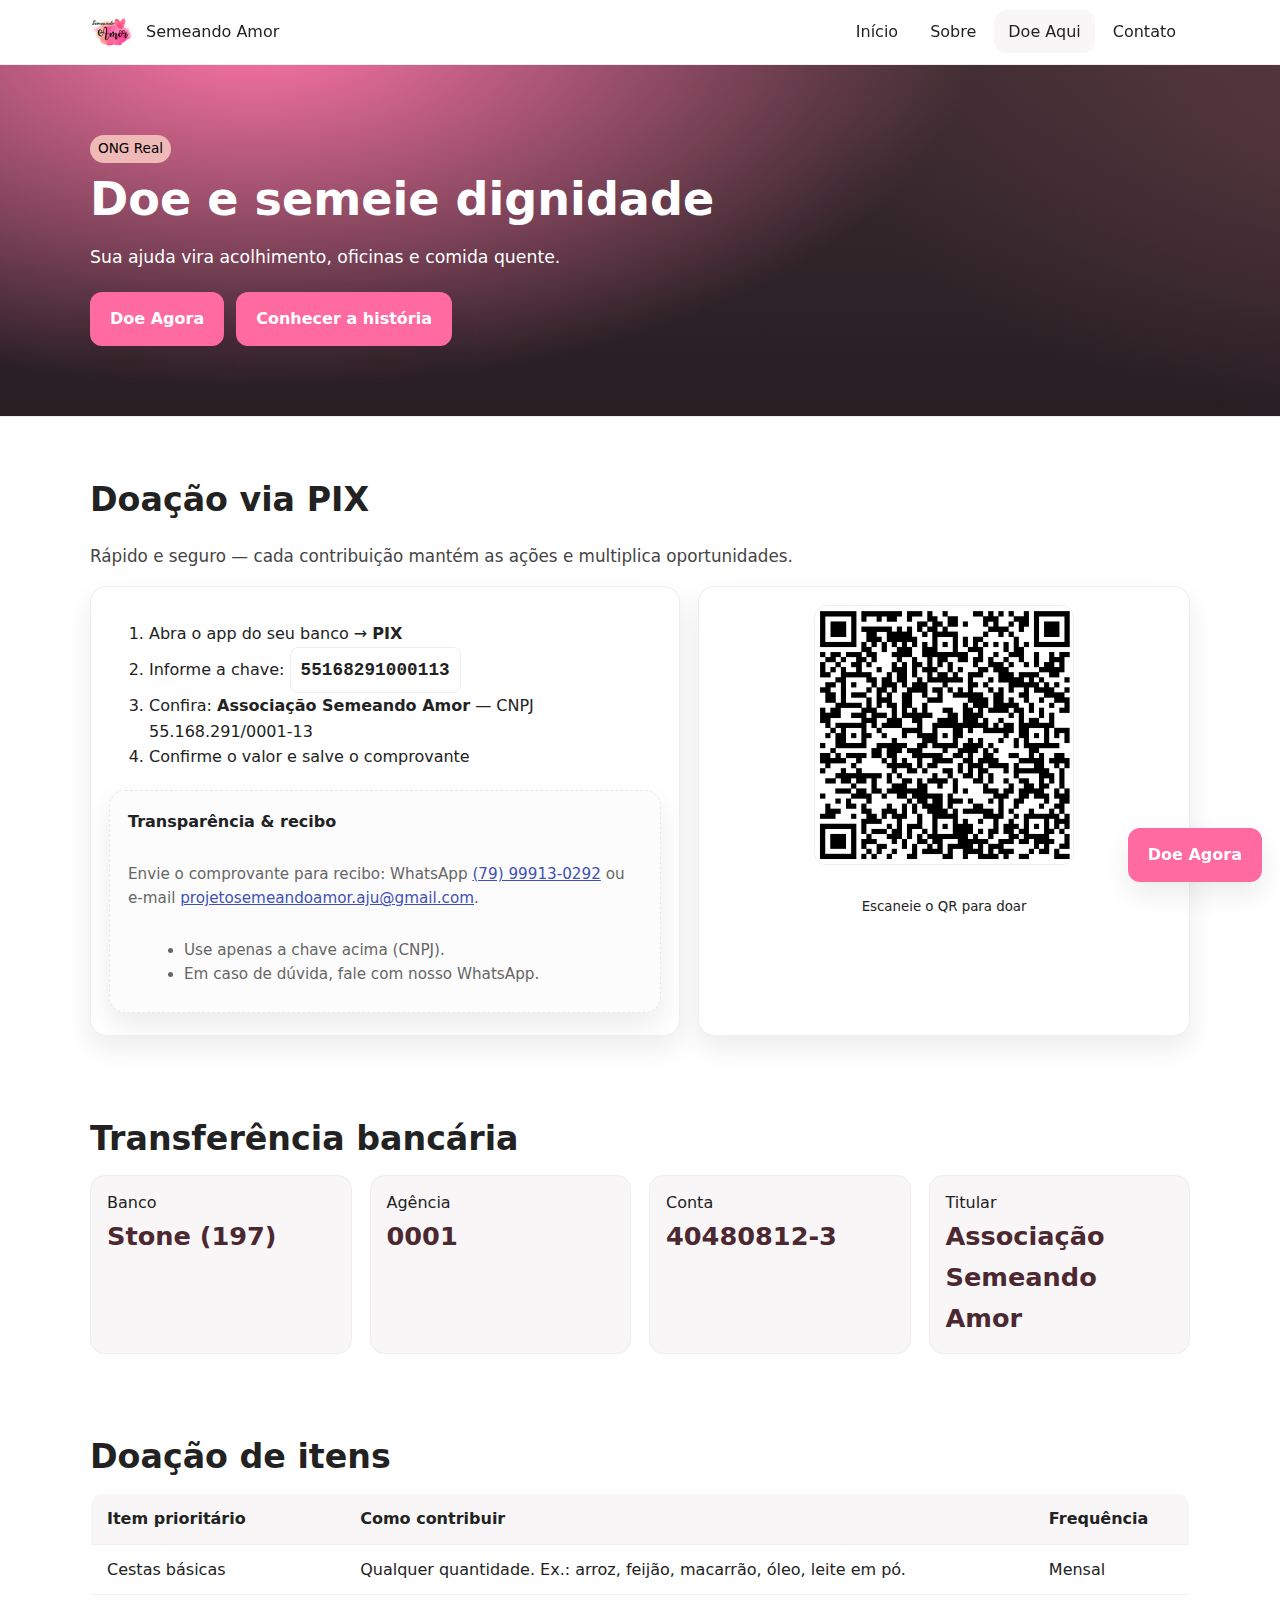
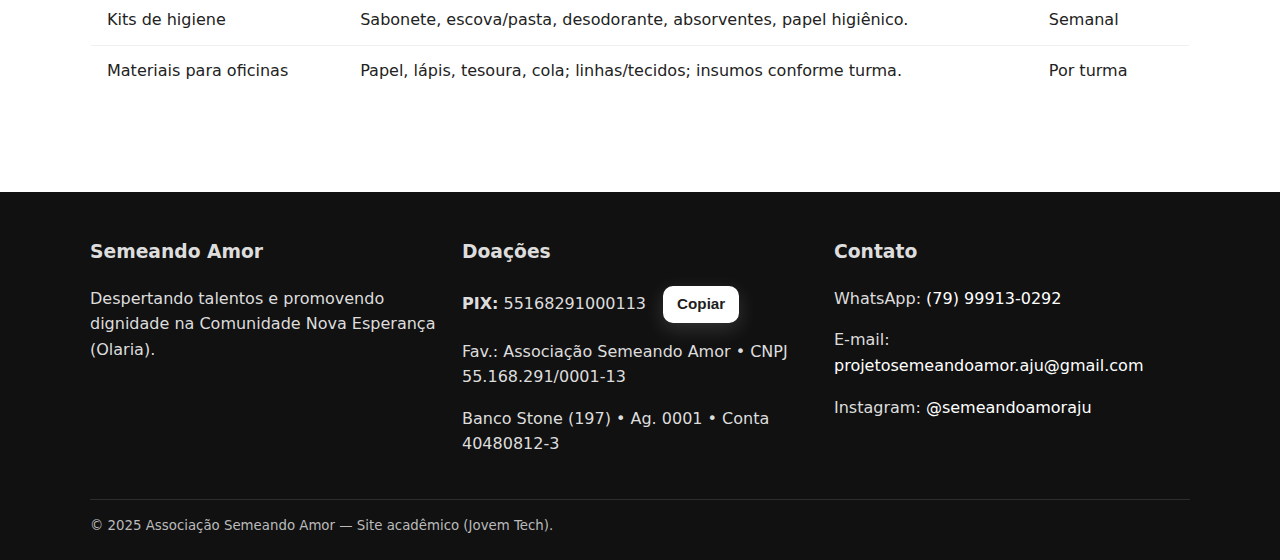
<file: semeando-amor/doe.html>
<!doctype html> <!-- Define que o documento é HTML5 -->
<html lang='pt-BR'> <!-- Idioma da página: português do Brasil -->

<head>
  <meta charset="utf-8"> <!-- Codificação de caracteres UTF-8 -->
  <meta name="viewport" content="width=device-width,initial-scale=1"> <!-- Faz o site ser responsivo -->

  <!-- Título que aparece na aba do navegador -->
  <title>Doe Aqui — Semeando Amor</title>

  <!-- Ícone do site (favicon) que aparece na aba do navegador -->
  <link rel="icon" type="image/png" sizes="32x32" href="assets/img/identidade/favicon.png">

  <!-- Ícone usado quando adiciona o site na tela inicial do iPhone/iPad -->
  <link rel="apple-touch-icon" href="assets/img/identidade/favicon.png">

  <!-- Arquivo CSS principal para estilos -->
  <link rel="stylesheet" href="assets/css/main.css">

  <!-- Arquivo JavaScript principal para funcionalidades -->
  <script defer src="assets/js/main.js"></script>
</head>

<body id='topo'> <!-- Corpo da página, com id "topo" (usado no botão de voltar ao topo) -->
  <a class='skip-link' href='#conteudo'>Pular para o conteúdo</a>
  <!-- Link de acessibilidade para ir direto ao conteúdo -->

  <!-- =================== HEADER =================== -->
  <header class="site-header"> <!-- Cabeçalho -->
    <div class="container navbar"> <!-- Container que organiza logo e menu -->
      <a class="brand" href="index.html"> <!-- Logo + link para página inicial -->
        <img src="assets/img/identidade/logo.png" alt="Logotipo Semeando Amor"> <!-- Imagem da logo -->
        <span>Semeando Amor</span> <!-- Nome da ONG -->
      </a>
      <button class="menu-btn" data-menu aria-label="Abrir menu">☰ Menu</button>
      <!-- Botão para abrir menu no mobile -->
      <nav aria-label="Principal"> <!-- Navegação principal -->
        <ul>
          <li><a href="index.html">Início</a></li>
          <li><a href="sobre.html">Sobre</a></li>
          <li><a href="doe.html">Doe Aqui</a></li>
          <li><a href="contato.html">Contato</a></li>
        </ul>
      </nav>
    </div>
  </header>

  <!-- =================== HERO =================== -->
  <section class="hero"> <!-- Seção de destaque -->
    <div class="bg"></div> <!-- Fundo decorativo -->
    <div class="container content"> <!-- Conteúdo central -->
      <span class="badge">ONG Real</span> <!-- Selo -->
      <h1>Doe e semeie dignidade</h1> <!-- Título -->
      <p>Sua ajuda vira acolhimento, oficinas e comida quente.</p> <!-- Texto -->
      <div class="cta"> <!-- Call to Action -->
        <a class="btn" href="doe.html">Doe Agora</a>
        <a class="btn" href="sobre.html">Conhecer a história</a>
      </div>
    </div>
  </section>

  <!-- =================== CONTEÚDO PRINCIPAL =================== -->
  <main id='conteudo' class='container'>

    <!-- Seção PIX -->
    <section class="section" id="pix">
      <h2>Doação via PIX</h2>
      <p class="lead">Rápido e seguro — cada contribuição mantém as ações e multiplica oportunidades.</p>

      <div class="grid cards" style="grid-template-columns:1.2fr 1fr"> <!-- Layout: instruções + QR code -->

        <!-- Instruções PIX -->
        <div class="card">
          <div class="body">
            <ol style="margin-bottom:8px"> <!-- Lista numerada de passos -->
              <li>Abra o app do seu banco → <strong>PIX</strong></li>
              <li>Informe a chave: <code class="pix big">55168291000113</code></li>
              <li>Confira: <strong>Associação Semeando Amor</strong> — CNPJ 55.168.291/0001-13</li>
              <li>Confirme o valor e salve o comprovante</li>
            </ol>
            <!-- Box de transparência -->
            <div class="card" style="border:1px dashed #e9e9e9;background:#fcfcfc">
              <div class="body">
                <strong>Transparência & recibo</strong>
                <p class="helper">Envie o comprovante para recibo: WhatsApp
                  <a href="https://wa.me/5579999130292" target="_blank" rel="noopener">(79) 99913-0292</a>
                  ou e-mail
                  <a href="mailto:projetosemeandoamor.aju@gmail.com">projetosemeandoamor.aju@gmail.com</a>.
                </p>
                <ul class="helper" style="margin:0 0 4px 16px"> <!-- Observações -->
                  <li>Use apenas a chave acima (CNPJ).</li>
                  <li>Em caso de dúvida, fale com nosso WhatsApp.</li>
                </ul>
              </div>
            </div>
          </div>
        </div>

        <!-- QR Code PIX -->
        <div class="card">
          <div class="body center">
            <img src="assets/img/identidade/qr-pix.png" alt="QR Code PIX" loading="lazy"
              style="max-width:260px;border:1px solid #eee;border-radius:12px;"> <!-- QR Code -->
            <p><small>Escaneie o QR para doar</small></p>
          </div>
        </div>
      </div>
    </section>

    <!-- Seção Transferência -->
    <section class="section" id="transferencia" style="padding-top:20px">
      <h2>Transferência bancária</h2>
      <div class="grid kpis"> <!-- Dados bancários -->
        <div class="kpi">
          <div>Banco</div><strong>Stone (197)</strong>
        </div>
        <div class="kpi">
          <div>Agência</div><strong>0001</strong>
        </div>
        <div class="kpi">
          <div>Conta</div><strong>40480812-3</strong>
        </div>
        <div class="kpi">
          <div>Titular</div><strong>Associação Semeando Amor</strong>
        </div>
      </div>
    </section>

    <!-- Seção Doação de Itens -->
    <section class="section" id="itens" style="padding-top:20px">
      <h2>Doação de itens</h2>
      <table class="table"> <!-- Tabela de doações -->
        <thead>
          <tr>
            <th>Item prioritário</th>
            <th>Como contribuir</th>
            <th>Frequência</th>
          </tr>
        </thead>
        <tbody>
          <tr>
            <td>Cestas básicas</td>
            <td>Qualquer quantidade. Ex.: arroz, feijão, macarrão, óleo, leite em pó.</td>
            <td>Mensal</td>
          </tr>
          <tr>
            <td>Kits de higiene</td>
            <td>Sabonete, escova/pasta, desodorante, absorventes, papel higiênico.</td>
            <td>Semanal</td>
          </tr>
          <tr>
            <td>Materiais para oficinas</td>
            <td>Papel, lápis, tesoura, cola; linhas/tecidos; insumos conforme turma.</td>
            <td>Por turma</td>
          </tr>
        </tbody>
      </table>
    </section>
  </main>

  <!-- =================== RODAPÉ =================== -->
  <footer class="site-footer">
    <div class="container footer-grid">
      <!-- Coluna 1 -->
      <div>
        <h3>Semeando Amor</h3>
        <p>Despertando talentos e promovendo dignidade na Comunidade Nova Esperança (Olaria).</p>
      </div>
      <!-- Coluna 2 -->
      <div>
        <h3>Doações</h3>
        <p><strong>PIX:</strong> 55168291000113
          <button class="btn sm copy" onclick="copiarPix(this)">Copiar</button> <!-- Botão copiar PIX -->
        </p>
        <p>Fav.: Associação Semeando Amor • CNPJ 55.168.291/0001-13</p>
        <p>Banco Stone (197) • Ag. 0001 • Conta 40480812-3</p>
      </div>
      <!-- Coluna 3 -->
      <div>
        <h3>Contato</h3>
        <p>WhatsApp: <a href="https://wa.me/5579999130292" target="_blank" rel="noopener">(79) 99913-0292</a></p>
        <p>E-mail: <a href="mailto:projetosemeandoamor.aju@gmail.com">projetosemeandoamor.aju@gmail.com</a></p>
        <p>Instagram: <a href="https://instagram.com/semeandoamoraju" target="_blank"
            rel="noopener">@semeandoamoraju</a></p>
      </div>
    </div>
    <div class="container footer-legal">
      <small>© 2025 Associação Semeando Amor — Site acadêmico (Jovem Tech).</small>
    </div>
  </footer>

  <!-- =================== BOTÕES FIXOS =================== -->
  <a id="backtop" class="btn secondary backtop" href="#topo" aria-label="Voltar ao topo">↑ Topo</a>
  <!-- Voltar ao topo -->
  <a class="btn fab-donate" href="doe.html" aria-label="Doar agora">Doe Agora</a> <!-- Botão fixo de doação -->
</body>

</html>
</file>
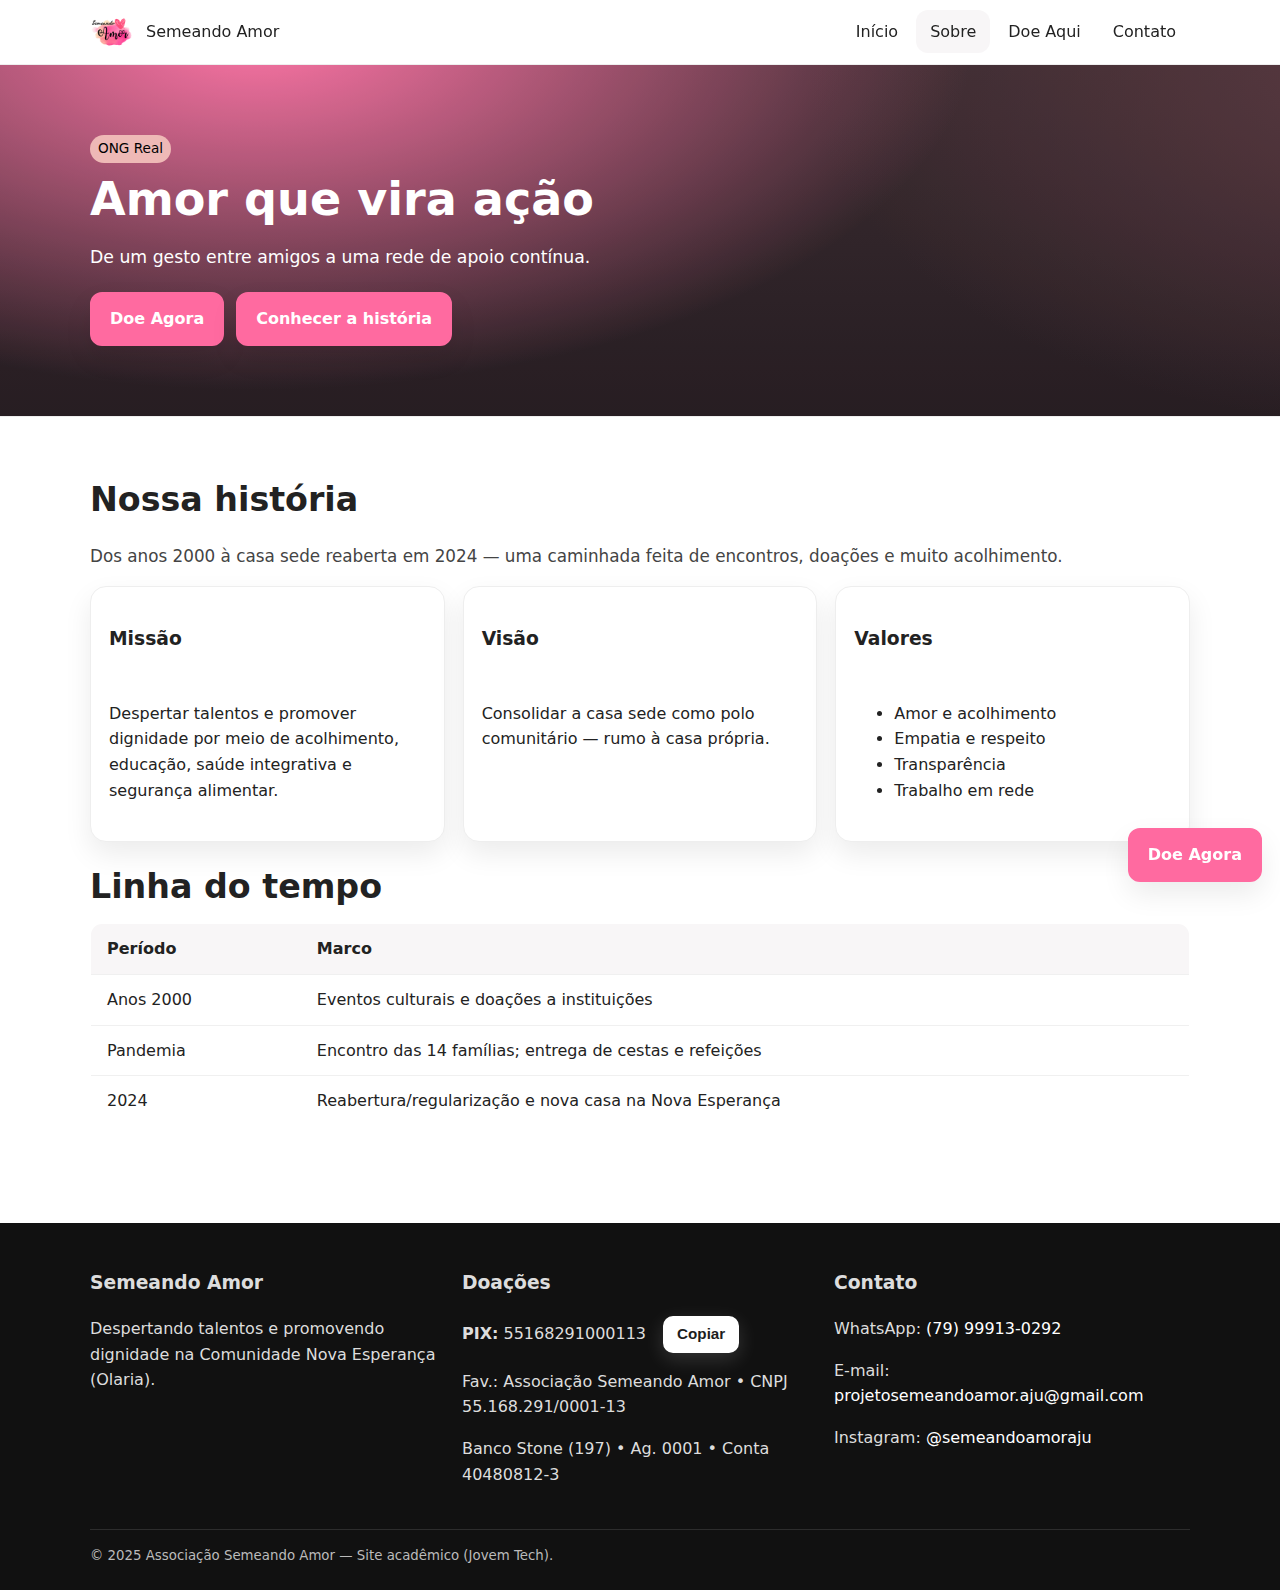
<file: semeando-amor/sobre.html>
<!doctype html><html lang='pt-BR'><head><meta charset="utf-8"><meta name="viewport" content="width=device-width,initial-scale=1">
<title>Sobre — Semeando Amor</title>
<link rel="icon" type="image/png" sizes="32x32" href="assets/img/identidade/favicon.png">
<link rel="apple-touch-icon" href="assets/img/identidade/favicon.png">
<link rel="stylesheet" href="assets/css/main.css">
<script defer src="assets/js/main.js"></script></head><body id='topo'><a class='skip-link' href='#conteudo'>Pular para o conteúdo</a><header class="site-header">
  <div class="container navbar">
    <a class="brand" href="index.html">
      <img src="assets/img/identidade/logo.png" alt="Logotipo Semeando Amor">
      <span>Semeando Amor</span>
    </a>
    <button class="menu-btn" data-menu aria-label="Abrir menu">☰ Menu</button>
    <nav aria-label="Principal">
      <ul>
        <li><a href="index.html">Início</a></li>
        <li><a href="sobre.html">Sobre</a></li>
        <li><a href="doe.html">Doe Aqui</a></li>
        <li><a href="contato.html">Contato</a></li>
      </ul>
    </nav>
  </div>
</header>
<section class="hero">
  <div class="bg"></div>
  <div class="container content">
    <span class="badge">ONG Real</span>
    <h1>Amor que vira ação</h1>
    <p>De um gesto entre amigos a uma rede de apoio contínua.</p>
    <div class="cta">
      <a class="btn" href="doe.html">Doe Agora</a>
      <a class="btn" href="sobre.html">Conhecer a história</a>
    </div>
  </div>
</section><main id='conteudo' class='container'>
<section class="section" id="historia">
  <h2>Nossa história</h2>
  <p class="lead">Dos anos 2000 à casa sede reaberta em 2024 — uma caminhada feita de encontros, doações e muito acolhimento.</p>
  <div class="grid cards">
    <div class="card"><div class="body"><h3>Missão</h3><p>Despertar talentos e promover dignidade por meio de acolhimento, educação, saúde integrativa e segurança alimentar.</p></div></div>
    <div class="card"><div class="body"><h3>Visão</h3><p>Consolidar a casa sede como polo comunitário — rumo à casa própria.</p></div></div>
    <div class="card"><div class="body"><h3>Valores</h3><ul><li>Amor e acolhimento</li><li>Empatia e respeito</li><li>Transparência</li><li>Trabalho em rede</li></ul></div></div>
  </div>
  <h2 style="margin-top:18px">Linha do tempo</h2>
  <table class="table">
    <thead><tr><th>Período</th><th>Marco</th></tr></thead>
    <tbody>
      <tr><td>Anos 2000</td><td>Eventos culturais e doações a instituições</td></tr>
      <tr><td>Pandemia</td><td>Encontro das 14 famílias; entrega de cestas e refeições</td></tr>
      <tr><td>2024</td><td>Reabertura/regularização e nova casa na Nova Esperança</td></tr>
    </tbody>
  </table>
</section>
</main><footer class="site-footer">
  <div class="container footer-grid">
    <div>
      <h3>Semeando Amor</h3>
      <p>Despertando talentos e promovendo dignidade na Comunidade Nova Esperança (Olaria).</p>
    </div>
    <div>
      <h3>Doações</h3>
      <p><strong>PIX:</strong> 55168291000113 <button class="btn sm copy" onclick="copiarPix(this)">Copiar</button></p>
      <p>Fav.: Associação Semeando Amor • CNPJ 55.168.291/0001-13</p>
      <p>Banco Stone (197) • Ag. 0001 • Conta 40480812-3</p>
    </div>
    <div>
      <h3>Contato</h3>
      <p>WhatsApp: <a href="https://wa.me/5579999130292" target="_blank" rel="noopener">(79) 99913‑0292</a></p>
      <p>E‑mail: <a href="mailto:projetosemeandoamor.aju@gmail.com">projetosemeandoamor.aju@gmail.com</a></p>
      <p>Instagram: <a href="https://instagram.com/semeandoamoraju" target="_blank" rel="noopener">@semeandoamoraju</a></p>
    </div>
  </div>
  <div class="container footer-legal"><small>© 2025 Associação Semeando Amor — Site acadêmico (Jovem Tech).</small></div>
</footer><a id="backtop" class="btn secondary backtop" href="#topo" aria-label="Voltar ao topo">↑ Topo</a><a class="btn fab-donate" href="doe.html" aria-label="Doar agora">Doe Agora</a></body></html>
</file>
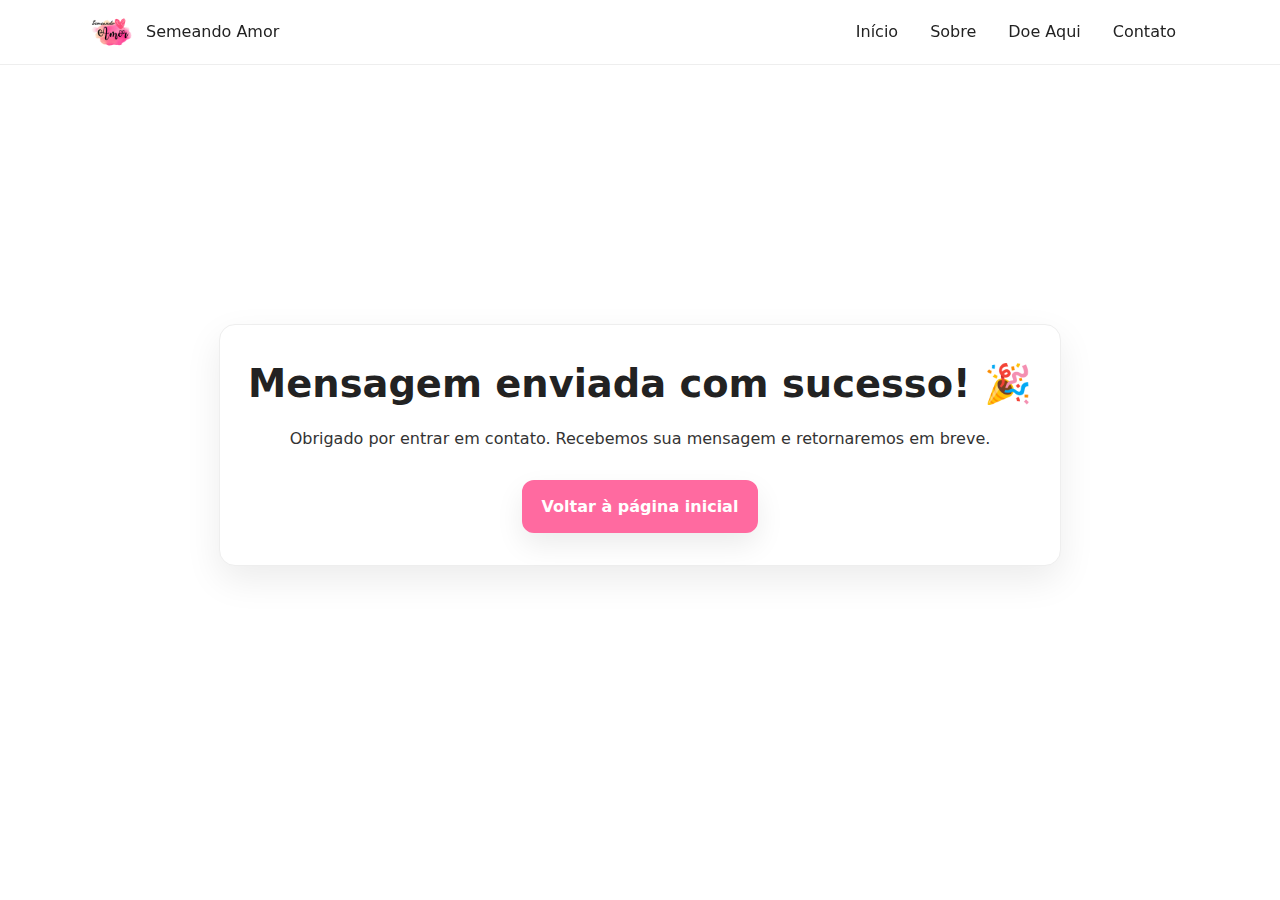
<file: semeando-amor/sucesso.html>
<!DOCTYPE html>

<html lang="pt-BR">
<head>
<meta charset="utf-8"/><meta content="width=device-width,initial-scale=1" name="viewport"/>
<title>Mensagem enviada — Semeando Amor</title>
<link href="assets/img/identidade/favicon.png" rel="icon" sizes="32x32" type="image/png"/>
<link href="assets/img/identidade/favicon.png" rel="apple-touch-icon"/>
<link href="assets/css/main.css" rel="stylesheet"/>
<script defer="" src="assets/js/main.js"></script>
<style>.box{background:#fff;border:1px solid #eee;border-radius:16px;box-shadow:var(--shadow);padding:20px;margin:22px 0}</style>
<style>
/* Escopo: somente sucesso.html */
.success-wrap{min-height:calc(100vh - 140px);display:flex;align-items:center}
.success-card{max-width:880px;margin:0 auto;padding:28px 28px 32px;border-radius:16px;background:#fff;border:1px solid #eee;box-shadow:0 14px 36px rgba(0,0,0,.08)}
.success-card h2{font-size:clamp(1.8rem,3vw,2.4rem);margin:0 0 12px}
.success-card p{margin:0 0 14px;color:#333}
.success-actions{margin-top:14px;display:flex;justify-content:center}
</style></head>
<body id="topo">
<header class="site-header">
<div class="container navbar">
<a class="brand" href="index.html">
<img alt="Logotipo Semeando Amor" src="assets/img/identidade/logo.png"/>
<span>Semeando Amor</span>
</a>
<button aria-label="Abrir menu" class="menu-btn" data-menu="">☰ Menu</button>
<nav aria-label="Principal">
<ul>
<li><a href="index.html">Início</a></li>
<li><a href="sobre.html">Sobre</a></li>
<li><a href="doe.html">Doe Aqui</a></li>
<li><a href="contato.html">Contato</a></li>
</ul>
</nav>
</div>
</header>
<main class="container">
<section class="success-wrap section">
<div class="success-card center">
<h2>Mensagem enviada com sucesso! 🎉</h2>
<p>Obrigado por entrar em contato. Recebemos sua mensagem e retornaremos em breve.</p>
<div id="local-tools" style="display:none;margin-top:12px">
<button class="btn sm" id="dlCsv">Baixar CSV local</button>
<button class="btn sm secondary" id="limpar">Limpar armazenadas</button>
<p class="helper" id="qtd"></p>
</div>
<div class="form-actions success-actions center"><a class="btn" href="index.html">Voltar à página inicial</a></div></div>
</section>
</main>

<script>
(function(){
  const key='sa_submissoes';
  const arr = JSON.parse(localStorage.getItem(key)||'[]');
  if(!isLocal||arr.length===0)return;
  document.getElementById('local-tools').style.display='block';
  document.getElementById('qtd').textContent = arr.length + ' registro(s) salvos localmente.';
  function csvEscape(s){return ('"'+String(s).replaceAll('"','""')+'"');}
  document.getElementById('dlCsv').addEventListener('click',()=>{
    const header=['Data','Nome','Email','Mensagem','Consent'];
    const rows=arr.map(o=>[o.ts,o.nome,o.email,o.mensagem,o.consent]);
    const csv=[header].concat(rows).map(r=>r.map(csvEscape).join(',')).join('\n');
    const blob=new Blob([csv],{type:'text/csv;charset=utf-8'});
    const a=document.createElement('a'); a.href=URL.createObjectURL(blob); a.download='contatos-local.csv'; a.click();
  });
  document.getElementById('limpar').addEventListener('click',()=>{ localStorage.removeItem(key); location.reload(); });
})();
</script>
</body>
</html>
</file>
<file: assets/css/main.css>
:root{--brand:#FF6AA0;--brand-2:#EEB9B6;--ink:#222;--muted:#f8f6f7;--bg:#fff;--accent:#4C2831;--ok:#0f5132;--radius:16px;--shadow:0 12px 28px rgba(0,0,0,.08)}
*{box-sizing:border-box}html{scroll-behavior:smooth}

/* body com layout flex para “grudar” o footer no fim da página */
body{
  margin:0;
  font-family:system-ui,-apple-system,"Segoe UI",Roboto,Helvetica,Arial;
  color:var(--ink);
  background:var(--bg);
  line-height:1.6;

  /* 🔹 Sticky footer */
  min-height:100vh;
  display:flex;
  flex-direction:column;
}

/* main cresce para ocupar o espaço entre header e footer */
main{flex:1}

a{color:#3f51b5}.container{width:min(1100px,92%);margin:0 auto}
.btn{display:inline-block;background:var(--brand);color:#fff;text-decoration:none;padding:12px 18px;border-radius:12px;font-weight:700;border:2px solid var(--brand);box-shadow:var(--shadow);transition:transform .15s,filter .15s}
.btn:hover{transform:translateY(-1px);filter:brightness(.96)}
.btn.secondary{background:transparent;color:var(--accent);border-color:var(--accent)}
.btn.sm{padding:8px 12px;font-size:.95rem;border-radius:10px;line-height:1.1;vertical-align:middle}

.btn.copy{margin-left:12px}
.btn.copied{background:#d3f9d8;border-color:#b2f2bb;color:var(--ok)}
.badge{display:inline-block;background:var(--brand-2);color:#000;padding:3px 8px;border-radius:999px;font-size:.85rem}
code.pix{background:#fff;border:1px solid #eee;padding:6px 8px;border-radius:8px;font-size:1rem}
code.pix.big{display:inline-block;font-size:1.1rem;font-weight:700;padding:8px 10px;border-width:1px;letter-spacing:.1px}
.helper{color:#666;font-size:.95rem}.center{display:flex;flex-direction:column;align-items:center;justify-content:center;text-align:center}
.skip-link{position:absolute;left:-9999px;top:auto;width:1px;height:1px;overflow:hidden}
.skip-link:focus{left:10px;top:10px;width:auto;height:auto;background:#000;color:#fff;padding:8px 12px;border-radius:10px}
.site-header{position:sticky;top:0;z-index:20;background:rgba(255,255,255,.97);border-bottom:1px solid #eee;backdrop-filter:blur(6px)}
.navbar{display:flex;align-items:center;justify-content:space-between;padding:10px 0}
.brand{display:flex;align-items:center;gap:12px;text-decoration:none;color:inherit}
.brand img{height:44px;width:auto}
nav ul{display:flex;gap:4px;list-style:none;margin:0;padding:0}
nav a{padding:12px 14px;border-radius:12px;text-decoration:none;color:inherit;line-height:1}
nav a:hover, nav a[aria-current="page"]{background:var(--muted)}
.menu-btn{display:none;border:1px solid #ddd;border-radius:10px;background:#fff;padding:8px 10px}
.hero{position:relative;color:#fff;overflow:hidden;border-bottom:1px solid #eee}
.hero .content{position:relative;z-index:1;padding:70px 0}
.hero h1{font-size:clamp(2rem,3.6vw,3rem);margin:0 0 8px}
.hero p{max-width:720px;margin:6px 0 20px;font-size:1.08rem}
.hero .cta{display:flex;gap:12px;flex-wrap:wrap}
.hero .bg{position:absolute;inset:0;background:radial-gradient(1200px 600px at 20% -10%,var(--brand) 0%,transparent 60%),radial-gradient(1000px 600px at 110% 0%,var(--accent) 0%,transparent 60%),linear-gradient(180deg,#2a1a1f,#150b10);opacity:.92}
.section{padding:56px 0}.section h2{margin:0 0 10px;font-size:clamp(1.6rem,2.6vw,2.1rem)}
.lead{font-size:1.05rem;color:#444}.grid{display:grid;gap:18px}
.cards{grid-template-columns:repeat(auto-fit,minmax(240px,1fr));align-items:stretch}
.cards.equal>.card{height:100%}
.card{background:#fff;border:1px solid #eee;border-radius:var(--radius);box-shadow:var(--shadow);overflow:hidden;display:flex;flex-direction:column}
.card .body{padding:18px 18px 22px;display:flex;flex-direction:column;gap:12px}
.kpis{grid-template-columns:repeat(auto-fit,minmax(220px,1fr))}
.kpi{background:var(--muted);border:1px solid #eee;border-radius:14px;padding:14px 16px}
.kpi strong{font-size:1.6rem;color:#4C2831}
.table{width:100%;border-collapse:collapse;background:#fff;border:1px solid #eee;border-radius:12px;overflow:hidden}
.table th,.table td{padding:12px 16px;border-bottom:1px solid #f0f0f0;text-align:left}
.table thead th{background:var(--muted)}
.img-cover{width:100%;height:auto;border-radius:12px;border:1px solid #eee;display:block}
form .field{margin-bottom:14px}
label{display:block;font-weight:600;margin-bottom:6px}
input,textarea{width:100%;padding:12px 14px;border:1px solid #ddd;border-radius:10px;font-size:1rem}
input:focus,textarea:focus{outline:2px solid var(--brand-2);border-color:var(--brand)}
.form-actions{display:flex;align-items:center;gap:12px;flex-wrap:wrap;margin-top:6px}
.form-actions.center{justify-content:center}
.consent-row{margin:8px 0}
.consent{display:grid;grid-template-columns:auto 1fr;align-items:center;gap:10px}
.consent input[type="checkbox"]{width:18px;height:18px;margin:0}
#formStatus{min-height:1.1em}

/* Footer */
.site-footer{background:#111;color:#ddd;margin-top:40px}
.site-footer a{color:#fff;text-decoration:none}
.footer-grid{display:grid;gap:16px;grid-template-columns:repeat(auto-fit,minmax(240px,1fr));padding:26px 0}
.footer-legal{border-top:1px solid rgba(255,255,255,.12);padding:12px 0 22px;color:#bbb}
.site-footer .btn.copy{background:#fff;color:#1d1d1d;border-color:#fff;box-shadow:0 6px 20px rgba(255,255,255,.15)}
.site-footer .btn.copy:hover{filter:none;transform:translateY(-1px);background:#ffe2ec;border-color:#ffe2ec}
.site-footer .btn.copy:focus-visible{outline:3px solid #fff;outline-offset:2px}
.site-footer .btn.copy.copied{background:#d3f9d8;border-color:#b2f2bb;color:#0f5132}

.fab-donate{position:fixed;right:18px;bottom:18px;z-index:30}
.backtop{position:fixed;right:18px;bottom:78px;z-index:29;display:none}
.backtop.show{display:inline-block}

@media (max-width:860px){
  .menu-btn{display:inline-block}
  nav ul{display:none;position:absolute;right:4%;top:62px;background:#fff;border:1px solid #eee;border-radius:12px;box-shadow:var(--shadow);padding:10px}
  nav ul.open{display:block}
  .hero .content{padding:38px 0}
  .fab-donate{display:none}
}
</file>
<file: semeando-amor/assets/css/main.css>
:root{--brand:#FF6AA0;--brand-2:#EEB9B6;--ink:#222;--muted:#f8f6f7;--bg:#fff;--accent:#4C2831;--ok:#0f5132;--radius:16px;--shadow:0 12px 28px rgba(0,0,0,.08)}
*{box-sizing:border-box}html{scroll-behavior:smooth}

/* body com layout flex para “grudar” o footer no fim da página */
body{
  margin:0;
  font-family:system-ui,-apple-system,"Segoe UI",Roboto,Helvetica,Arial;
  color:var(--ink);
  background:var(--bg);
  line-height:1.6;

  /* 🔹 Sticky footer */
  min-height:100vh;
  display:flex;
  flex-direction:column;
}

/* main cresce para ocupar o espaço entre header e footer */
main{flex:1}

a{color:#3f51b5}.container{width:min(1100px,92%);margin:0 auto}
.btn{display:inline-block;background:var(--brand);color:#fff;text-decoration:none;padding:12px 18px;border-radius:12px;font-weight:700;border:2px solid var(--brand);box-shadow:var(--shadow);transition:transform .15s,filter .15s}
.btn:hover{transform:translateY(-1px);filter:brightness(.96)}
.btn.secondary{background:transparent;color:var(--accent);border-color:var(--accent)}
.btn.sm{padding:8px 12px;font-size:.95rem;border-radius:10px;line-height:1.1;vertical-align:middle}

.btn.copy{margin-left:12px}
.btn.copied{background:#d3f9d8;border-color:#b2f2bb;color:var(--ok)}
.badge{display:inline-block;background:var(--brand-2);color:#000;padding:3px 8px;border-radius:999px;font-size:.85rem}
code.pix{background:#fff;border:1px solid #eee;padding:6px 8px;border-radius:8px;font-size:1rem}
code.pix.big{display:inline-block;font-size:1.1rem;font-weight:700;padding:8px 10px;border-width:1px;letter-spacing:.1px}
.helper{color:#666;font-size:.95rem}.center{display:flex;flex-direction:column;align-items:center;justify-content:center;text-align:center}
.skip-link{position:absolute;left:-9999px;top:auto;width:1px;height:1px;overflow:hidden}
.skip-link:focus{left:10px;top:10px;width:auto;height:auto;background:#000;color:#fff;padding:8px 12px;border-radius:10px}
.site-header{position:sticky;top:0;z-index:20;background:rgba(255,255,255,.97);border-bottom:1px solid #eee;backdrop-filter:blur(6px)}
.navbar{display:flex;align-items:center;justify-content:space-between;padding:10px 0}
.brand{display:flex;align-items:center;gap:12px;text-decoration:none;color:inherit}
.brand img{height:44px;width:auto}
nav ul{display:flex;gap:4px;list-style:none;margin:0;padding:0}
nav a{padding:12px 14px;border-radius:12px;text-decoration:none;color:inherit;line-height:1}
nav a:hover, nav a[aria-current="page"]{background:var(--muted)}
.menu-btn{display:none;border:1px solid #ddd;border-radius:10px;background:#fff;padding:8px 10px}
.hero{position:relative;color:#fff;overflow:hidden;border-bottom:1px solid #eee}
.hero .content{position:relative;z-index:1;padding:70px 0}
.hero h1{font-size:clamp(2rem,3.6vw,3rem);margin:0 0 8px}
.hero p{max-width:720px;margin:6px 0 20px;font-size:1.08rem}
.hero .cta{display:flex;gap:12px;flex-wrap:wrap}
.hero .bg{position:absolute;inset:0;background:radial-gradient(1200px 600px at 20% -10%,var(--brand) 0%,transparent 60%),radial-gradient(1000px 600px at 110% 0%,var(--accent) 0%,transparent 60%),linear-gradient(180deg,#2a1a1f,#150b10);opacity:.92}
.section{padding:56px 0}.section h2{margin:0 0 10px;font-size:clamp(1.6rem,2.6vw,2.1rem)}
.lead{font-size:1.05rem;color:#444}.grid{display:grid;gap:18px}
.cards{grid-template-columns:repeat(auto-fit,minmax(240px,1fr));align-items:stretch}
.cards.equal>.card{height:100%}
.card{background:#fff;border:1px solid #eee;border-radius:var(--radius);box-shadow:var(--shadow);overflow:hidden;display:flex;flex-direction:column}
.card .body{padding:18px 18px 22px;display:flex;flex-direction:column;gap:12px}
.kpis{grid-template-columns:repeat(auto-fit,minmax(220px,1fr))}
.kpi{background:var(--muted);border:1px solid #eee;border-radius:14px;padding:14px 16px}
.kpi strong{font-size:1.6rem;color:#4C2831}
.table{width:100%;border-collapse:collapse;background:#fff;border:1px solid #eee;border-radius:12px;overflow:hidden}
.table th,.table td{padding:12px 16px;border-bottom:1px solid #f0f0f0;text-align:left}
.table thead th{background:var(--muted)}
.img-cover{width:100%;height:auto;border-radius:12px;border:1px solid #eee;display:block}
form .field{margin-bottom:14px}
label{display:block;font-weight:600;margin-bottom:6px}
input,textarea{width:100%;padding:12px 14px;border:1px solid #ddd;border-radius:10px;font-size:1rem}
input:focus,textarea:focus{outline:2px solid var(--brand-2);border-color:var(--brand)}
.form-actions{display:flex;align-items:center;gap:12px;flex-wrap:wrap;margin-top:6px}
.form-actions.center{justify-content:center}
.consent-row{margin:8px 0}
.consent{display:grid;grid-template-columns:auto 1fr;align-items:center;gap:10px}
.consent input[type="checkbox"]{width:18px;height:18px;margin:0}
#formStatus{min-height:1.1em}

/* Footer */
.site-footer{background:#111;color:#ddd;margin-top:40px}
.site-footer a{color:#fff;text-decoration:none}
.footer-grid{display:grid;gap:16px;grid-template-columns:repeat(auto-fit,minmax(240px,1fr));padding:26px 0}
.footer-legal{border-top:1px solid rgba(255,255,255,.12);padding:12px 0 22px;color:#bbb}
.site-footer .btn.copy{background:#fff;color:#1d1d1d;border-color:#fff;box-shadow:0 6px 20px rgba(255,255,255,.15)}
.site-footer .btn.copy:hover{filter:none;transform:translateY(-1px);background:#ffe2ec;border-color:#ffe2ec}
.site-footer .btn.copy:focus-visible{outline:3px solid #fff;outline-offset:2px}
.site-footer .btn.copy.copied{background:#d3f9d8;border-color:#b2f2bb;color:#0f5132}

.fab-donate{position:fixed;right:18px;bottom:18px;z-index:30}
.backtop{position:fixed;right:18px;bottom:78px;z-index:29;display:none}
.backtop.show{display:inline-block}

@media (max-width:860px){
  .menu-btn{display:inline-block}
  nav ul{display:none;position:absolute;right:4%;top:62px;background:#fff;border:1px solid #eee;border-radius:12px;box-shadow:var(--shadow);padding:10px}
  nav ul.open{display:block}
  .hero .content{padding:38px 0}
  .fab-donate{display:none}
}
</file>
